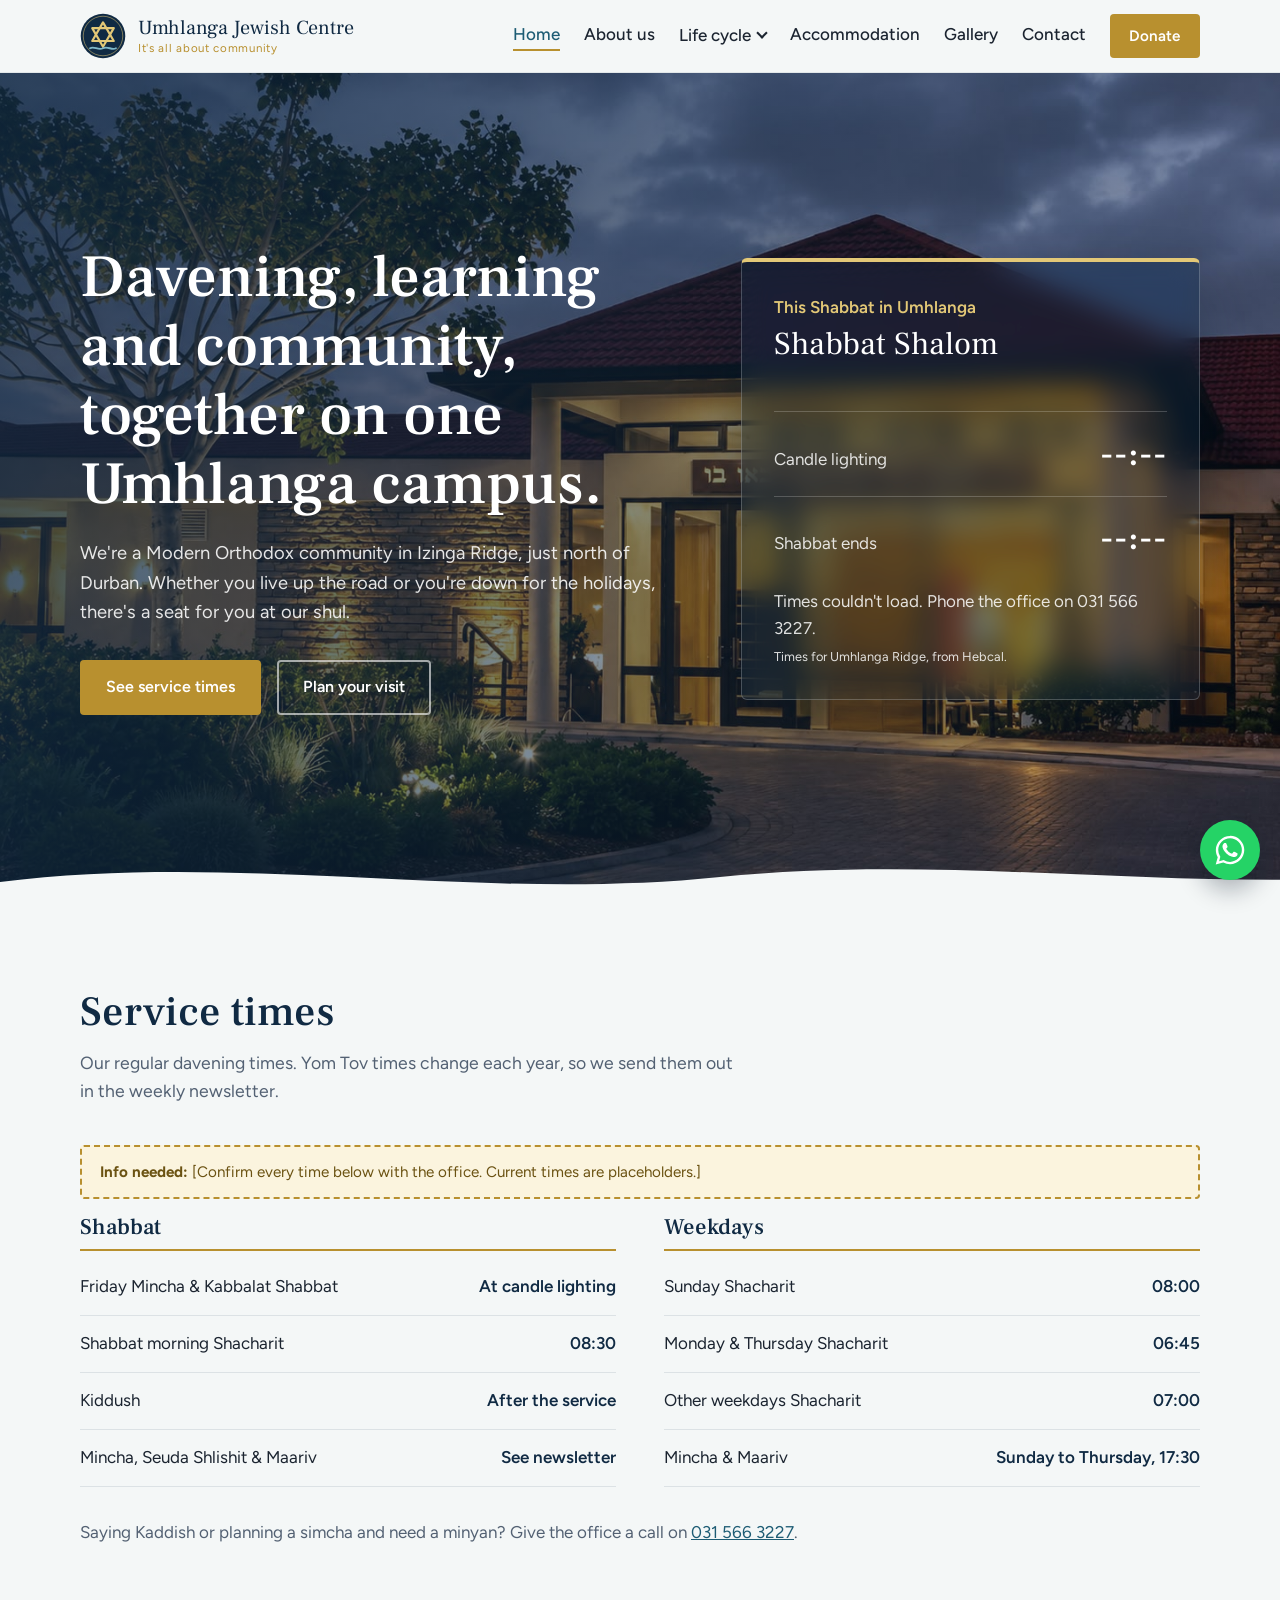
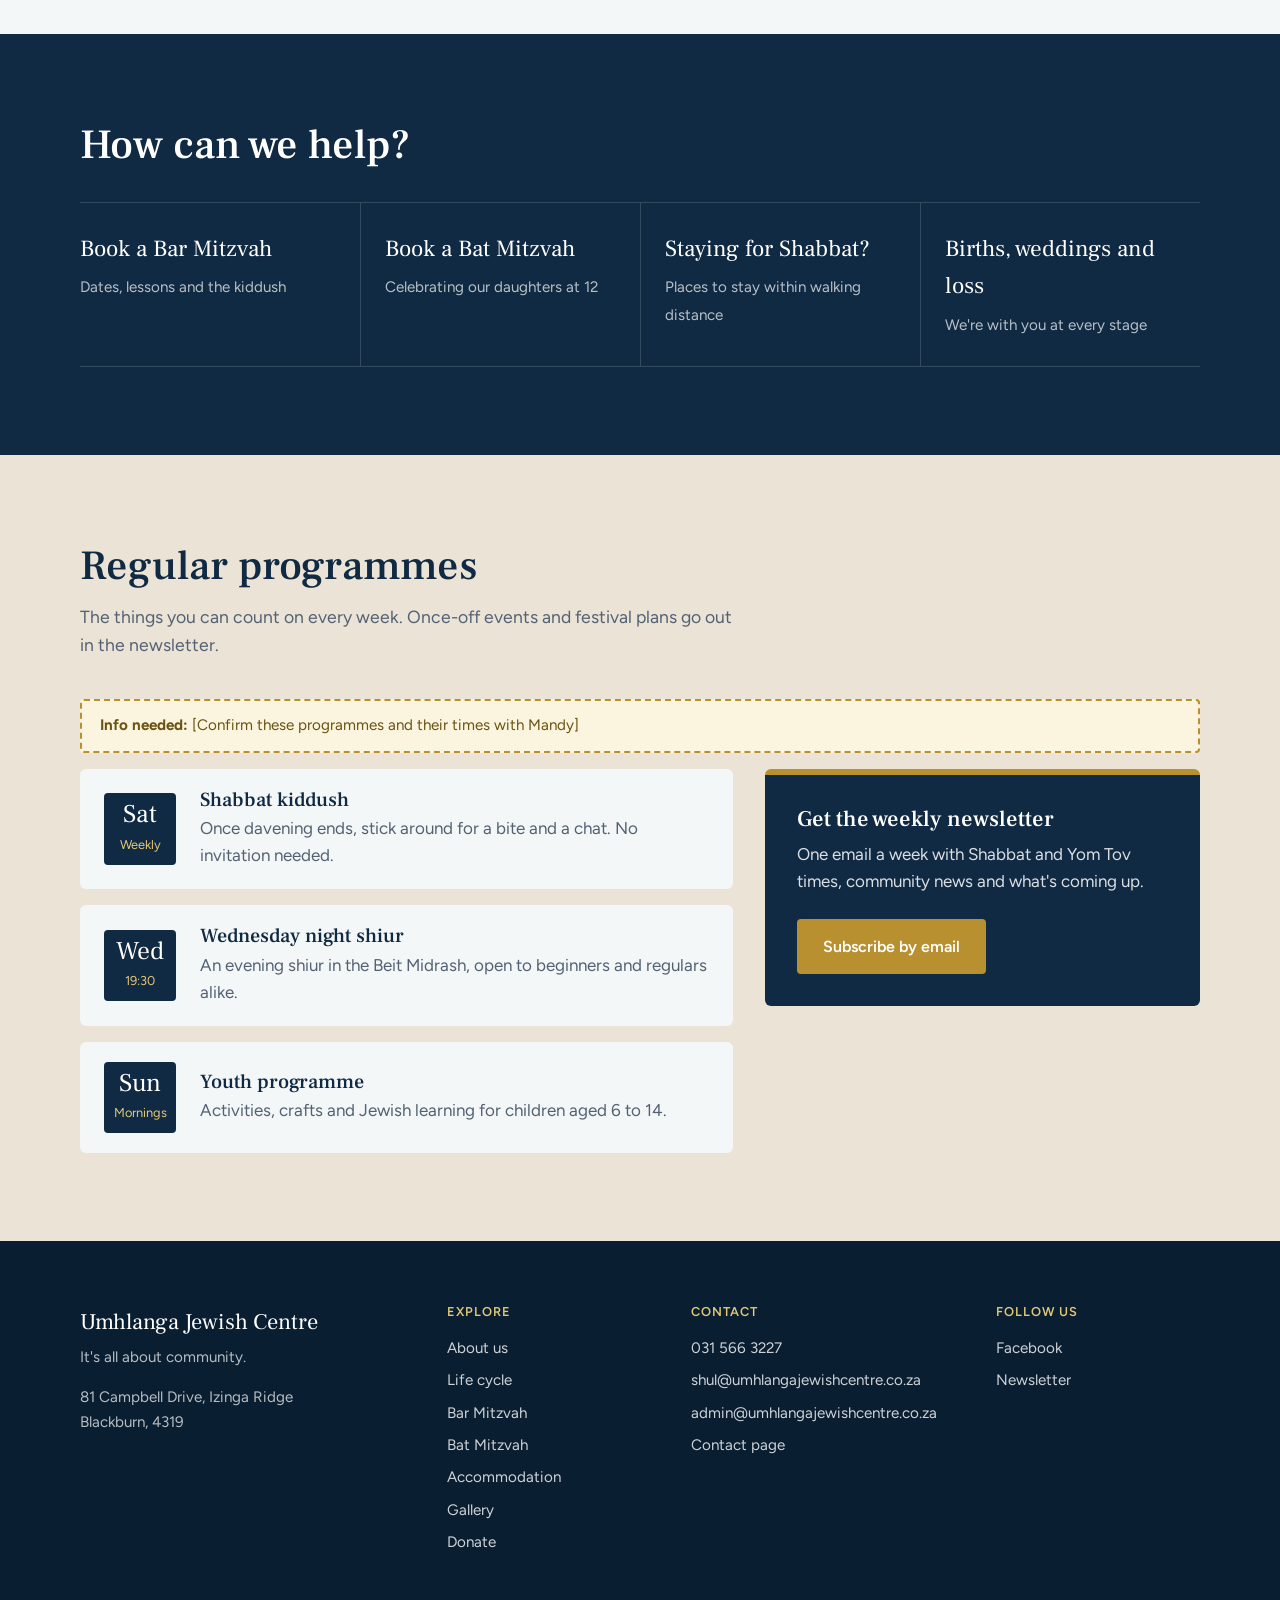
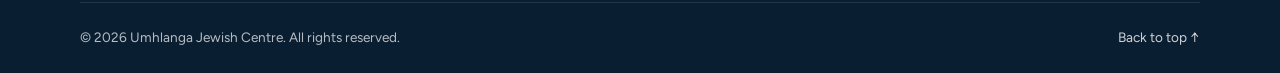
<file: index.html>
<!DOCTYPE html>
<html lang="en-ZA">
<head>
  <meta charset="UTF-8">
  <meta name="viewport" content="width=device-width, initial-scale=1, viewport-fit=cover">
  <title>Umhlanga Jewish Centre | It's all about community</title>
  <meta name="description" content="Modern Orthodox shul, primary school and mikveh in Izinga Ridge, Umhlanga. Find davening times, this week's Shabbat times, weekly programmes and ways to give.">
  <meta name="theme-color" content="#F4F7F7">

  <!-- Favicon -->
  <link rel="icon" href="images/favicon.svg" type="image/svg+xml">
  <link rel="apple-touch-icon" href="images/apple-touch-icon.png">

  <!-- Link previews (WhatsApp, Facebook, etc.) -->
  <!-- TODO: change the URLs below if the live domain is different -->
  <meta property="og:type" content="website">
  <meta property="og:site_name" content="Umhlanga Jewish Centre">
  <meta property="og:title" content="Umhlanga Jewish Centre | It's all about community">
  <meta property="og:description" content="Modern Orthodox shul, primary school and mikveh in Izinga Ridge, Umhlanga. Find davening times, this week's Shabbat times, weekly programmes and ways to give.">
  <meta property="og:url" content="https://www.umhlangajewishcentre.co.za/">
  <meta property="og:image" content="https://www.umhlangajewishcentre.co.za/images/og-image.jpg">
  <meta property="og:image:width" content="1200">
  <meta property="og:image:height" content="630">
  <meta name="twitter:card" content="summary_large_image">

  <link rel="preconnect" href="https://fonts.googleapis.com">
  <link rel="preconnect" href="https://fonts.gstatic.com" crossorigin>
  <link href="https://fonts.googleapis.com/css2?family=Frank+Ruhl+Libre:wght@400;500;700&family=Figtree:wght@400;500;600&display=swap" rel="stylesheet">
  <link rel="stylesheet" href="css/style.css">
</head>
<body>

  <a class="skip-link" href="#main">Skip to content</a>

  <!-- ===== HEADER (same on every page) ===== -->
  <header class="site-header">
    <div class="container header-inner">
      <a href="index.html" class="brand">
        <img src="images/logo-mark.svg" alt="" class="brand-mark" width="46" height="46">
        <span class="brand-text">Umhlanga Jewish Centre<small>It's all about community</small></span>
      </a>

      <button class="nav-toggle" aria-expanded="false" aria-controls="site-nav" aria-label="Open menu">
        <span class="bar"></span>
        <span class="bar"></span>
        <span class="bar"></span>
      </button>

      <nav id="site-nav" class="site-nav" aria-label="Main">
        <a href="index.html" aria-current="page" class="is-active">Home</a>
        <a href="about.html">About us</a>
        <div class="nav-dropdown">
          <button class="dropdown-toggle" aria-expanded="false" aria-controls="lifecycle-menu">Life cycle <span class="caret" aria-hidden="true"></span></button>
          <ul class="dropdown-menu" id="lifecycle-menu">
            <li><a href="lifecycle.html">Overview</a></li>
            <li><a href="bar-mitzvah.html">Bar Mitzvah</a></li>
            <li><a href="bat-mitzvah.html">Bat Mitzvah</a></li>
          </ul>
        </div>
        <a href="accommodation.html">Accommodation</a>
        <a href="gallery.html">Gallery</a>
        <a href="contact.html">Contact</a>
        <a href="donate.html" class="btn btn-gold btn-small">Donate</a>
      </nav>
    </div>
  </header>

  <main id="main">

    <!-- ===== HERO ===== -->
    <section class="hero" id="top">
      <div class="container hero-inner">
        <div class="hero-copy">
          <!-- The shul photo is the faded background of this section: save it as images/shul.jpg -->
          <p class="info-needed hero-photo-note" id="hero-photo-note"><strong>Info needed:</strong> [Photo of the UJC shul in Izinga: save it as images/shul.jpg and it shows here as a faded background]</p>
          <h1>Davening, learning and community, together on one Umhlanga campus.</h1>
          <p class="hero-lead">We're a Modern Orthodox community in Izinga Ridge, just north of Durban. Whether you live up the road or you're down for the holidays, there's a seat for you at our shul.</p>
          <div class="hero-actions">
            <a href="#times" class="btn btn-gold">See service times</a>
            <a href="contact.html" class="btn btn-ghost">Plan your visit</a>
          </div>
        </div>

        <!-- Live Shabbat card: filled in by js/main.js from Hebcal -->
        <aside class="shabbat-card is-loading" id="shabbat-card" aria-live="polite">
          <p class="shabbat-label">This Shabbat in Umhlanga</p>
          <p class="shabbat-parsha" id="parsha"><span class="skeleton skeleton-title"></span></p>
          <p class="shabbat-hebdate" id="hebdate" lang="he" dir="rtl"></p>

          <div class="shabbat-row">
            <span>Candle lighting</span>
            <strong id="candles"><span class="skeleton skeleton-time"></span></strong>
          </div>
          <div class="shabbat-row">
            <span>Shabbat ends</span>
            <strong id="havdalah"><span class="skeleton skeleton-time"></span></strong>
          </div>
          <p class="shabbat-date" id="shabbat-date"></p>
          <p class="shabbat-note">Times for Umhlanga Ridge, from Hebcal.</p>
        </aside>
      </div>
    </section>

    <!-- ===== SERVICE TIMES ===== -->
    <section class="section" id="times">
      <div class="container">
        <h2>Service times</h2>
        <p class="section-lead">Our regular davening times. Yom Tov times change each year, so we send them out in the weekly newsletter.</p>
        <div class="info-needed"><strong>Info needed:</strong> [Confirm every time below with the office. Current times are placeholders.]</div>

        <div class="times-grid">
          <div class="times-block">
            <h3 id="shabbat-times">Shabbat</h3>
            <table class="times-table" aria-labelledby="shabbat-times">
              <thead>
                <tr><th scope="col">Service</th><th scope="col">Time</th></tr>
              </thead>
              <tbody>
                <tr><td>Friday Mincha &amp; Kabbalat Shabbat</td><td>At candle lighting</td></tr>
                <tr><td>Shabbat morning Shacharit</td><td>08:30</td></tr>
                <tr><td>Kiddush</td><td>After the service</td></tr>
                <tr><td>Mincha, Seuda Shlishit &amp; Maariv</td><td>See newsletter</td></tr>
              </tbody>
            </table>
          </div>

          <div class="times-block">
            <h3 id="weekday-times">Weekdays</h3>
            <table class="times-table" aria-labelledby="weekday-times">
              <thead>
                <tr><th scope="col">Service</th><th scope="col">Time</th></tr>
              </thead>
              <tbody>
                <tr><td>Sunday Shacharit</td><td>08:00</td></tr>
                <tr><td>Monday &amp; Thursday Shacharit</td><td>06:45</td></tr>
                <tr><td>Other weekdays Shacharit</td><td>07:00</td></tr>
                <tr><td>Mincha &amp; Maariv</td><td>Sunday to Thursday, 17:30</td></tr>
              </tbody>
            </table>
          </div>
        </div>

        <p class="times-help">Saying Kaddish or planning a simcha and need a minyan? Give the office a call on <a href="tel:+27315663227">031 566 3227</a>.</p>
      </div>
    </section>

    <!-- ===== FIND YOUR WAY ===== -->
    <section class="section section-ocean">
      <div class="container">
        <h2>How can we help?</h2>
        <ul class="quick-links">
          <li><a href="bar-mitzvah.html"><span class="ql-title">Book a Bar Mitzvah</span><span class="ql-text">Dates, lessons and the kiddush</span></a></li>
          <li><a href="bat-mitzvah.html"><span class="ql-title">Book a Bat Mitzvah</span><span class="ql-text">Celebrating our daughters at 12</span></a></li>
          <li><a href="accommodation.html"><span class="ql-title">Staying for Shabbat?</span><span class="ql-text">Places to stay within walking distance</span></a></li>
          <li><a href="lifecycle.html"><span class="ql-title">Births, weddings and loss</span><span class="ql-text">We're with you at every stage</span></a></li>
        </ul>
      </div>
    </section>

    <!-- ===== PROGRAMMES ===== -->
    <section class="section section-sand" id="events">
      <div class="container">
        <h2>Regular programmes</h2>
        <p class="section-lead">The things you can count on every week. Once-off events and festival plans go out in the newsletter.</p>
        <div class="info-needed"><strong>Info needed:</strong> [Confirm these programmes and their times with Mandy]</div>

        <div class="events-layout">
          <div class="events-list">
            <article class="event">
              <div class="event-date"><span class="event-day">Sat</span><span class="event-month">Weekly</span></div>
              <div>
                <h3>Shabbat kiddush</h3>
                <p>Once davening ends, stick around for a bite and a chat. No invitation needed.</p>
              </div>
            </article>
            <article class="event">
              <div class="event-date"><span class="event-day">Wed</span><span class="event-month">19:30</span></div>
              <div>
                <h3>Wednesday night shiur</h3>
                <p>An evening shiur in the Beit Midrash, open to beginners and regulars alike.</p>
              </div>
            </article>
            <article class="event">
              <div class="event-date"><span class="event-day">Sun</span><span class="event-month">Mornings</span></div>
              <div>
                <h3>Youth programme</h3>
                <p>Activities, crafts and Jewish learning for children aged 6 to 14.</p>
              </div>
            </article>
          </div>

          <aside class="newsletter-card">
            <h3>Get the weekly newsletter</h3>
            <p>One email a week with Shabbat and Yom Tov times, community news and what's coming up.</p>
            <a href="mailto:shul@umhlangajewishcentre.co.za?subject=Please%20add%20me%20to%20the%20UJC%20newsletter" class="btn btn-ocean">Subscribe by email</a>
          </aside>
        </div>
      </div>
    </section>

  </main>

  <!-- ===== FOOTER (same on every page) ===== -->
  <footer class="site-footer">
    <div class="container footer-grid">
      <div class="footer-brand">
        <p class="footer-name">Umhlanga Jewish Centre</p>
        <p>It's all about community.</p>
        <address>
          81 Campbell Drive, Izinga Ridge<br>
          Blackburn, 4319
        </address>
      </div>

      <div>
        <h3 class="footer-heading">Explore</h3>
        <ul class="footer-links">
          <li><a href="about.html">About us</a></li>
          <li><a href="lifecycle.html">Life cycle</a></li>
          <li><a href="bar-mitzvah.html">Bar Mitzvah</a></li>
          <li><a href="bat-mitzvah.html">Bat Mitzvah</a></li>
          <li><a href="accommodation.html">Accommodation</a></li>
          <li><a href="gallery.html">Gallery</a></li>
          <li><a href="donate.html">Donate</a></li>
        </ul>
      </div>

      <div>
        <h3 class="footer-heading">Contact</h3>
        <ul class="footer-links">
          <li><a href="tel:+27315663227">031 566 3227</a></li>
          <li><a href="mailto:shul@umhlangajewishcentre.co.za">shul@umhlangajewishcentre.co.za</a></li>
          <li><a href="mailto:admin@umhlangajewishcentre.co.za">admin@umhlangajewishcentre.co.za</a></li>
          <li><a href="contact.html">Contact page</a></li>
        </ul>
      </div>

      <div>
        <h3 class="footer-heading">Follow us</h3>
        <ul class="footer-links">
          <li><a href="https://www.facebook.com/share/1adzsSsa6B/" target="_blank" rel="noopener">Facebook</a></li>
          <li><a href="mailto:shul@umhlangajewishcentre.co.za?subject=Please%20add%20me%20to%20the%20UJC%20newsletter">Newsletter</a></li>
        </ul>
      </div>
    </div>

    <div class="container footer-bottom">
      <!-- TODO: add the NPO / PBO number here once confirmed, e.g. "NPO 000-000" -->
      <p>&copy; <span id="year">2026</span> Umhlanga Jewish Centre. All rights reserved.</p>
      <p><a href="#main">Back to top &uarr;</a></p>
    </div>
  </footer>

  <!-- ===== WhatsApp bubble (every page) =====
       TODO: replace 27000000000 with the UJC WhatsApp number in international format,
       no + or spaces, e.g. 082 123 4567 becomes 27821234567. Must be a cellphone, not the landline. -->
  <a href="https://wa.me/27000000000?text=Hi%20UJC%2C%20I%20have%20a%20question" class="whatsapp-bubble" target="_blank" rel="noopener" aria-label="Chat to us on WhatsApp">
    <svg viewBox="0 0 24 24" width="30" height="30" aria-hidden="true" fill="currentColor"><path d="M17.47 14.38c-.3-.15-1.76-.87-2.03-.97-.27-.1-.47-.15-.67.15-.2.3-.77.97-.94 1.17-.17.2-.35.22-.65.07-.3-.15-1.26-.46-2.4-1.48-.89-.79-1.49-1.77-1.66-2.07-.17-.3-.02-.46.13-.61.13-.13.3-.35.45-.52.15-.17.2-.3.3-.5.1-.2.05-.37-.03-.52-.07-.15-.67-1.62-.92-2.22-.24-.58-.49-.5-.67-.51h-.57c-.2 0-.52.07-.79.37-.27.3-1.04 1.02-1.04 2.48 0 1.46 1.07 2.88 1.21 3.08.15.2 2.1 3.2 5.08 4.49.71.31 1.26.49 1.69.63.71.23 1.36.2 1.87.12.57-.09 1.76-.72 2.01-1.41.25-.7.25-1.29.17-1.41-.07-.13-.27-.2-.57-.35zM12.04 21.5h-.01a9.43 9.43 0 0 1-4.8-1.31l-.35-.21-3.57.94.95-3.48-.22-.36a9.4 9.4 0 0 1-1.44-5.02c0-5.2 4.24-9.44 9.45-9.44 2.52 0 4.89.99 6.67 2.77a9.37 9.37 0 0 1 2.76 6.68c0 5.21-4.24 9.44-9.44 9.44zm8.04-17.48A11.3 11.3 0 0 0 12.04.7C5.77.7.67 5.8.67 12.06c0 2 .52 3.96 1.52 5.68L.57 23.65l6.04-1.58a11.33 11.33 0 0 0 5.43 1.38h.01c6.27 0 11.37-5.1 11.37-11.37 0-3.04-1.18-5.89-3.34-8.04z"/></svg>
  </a>

  <!-- Sticky call / directions bar, phones only -->
  <nav class="action-bar" aria-label="Quick actions">
    <a href="tel:+27315663227" class="action-call">Call the office</a>
    <a href="https://www.google.com/maps/dir/?api=1&amp;destination=81+Campbell+Dr,+Izinga+Ridge,+Blackburn,+4319" class="action-directions" target="_blank" rel="noopener">Directions</a>
  </nav>

  <script src="js/main.js"></script>
</body>
</html>
</file>
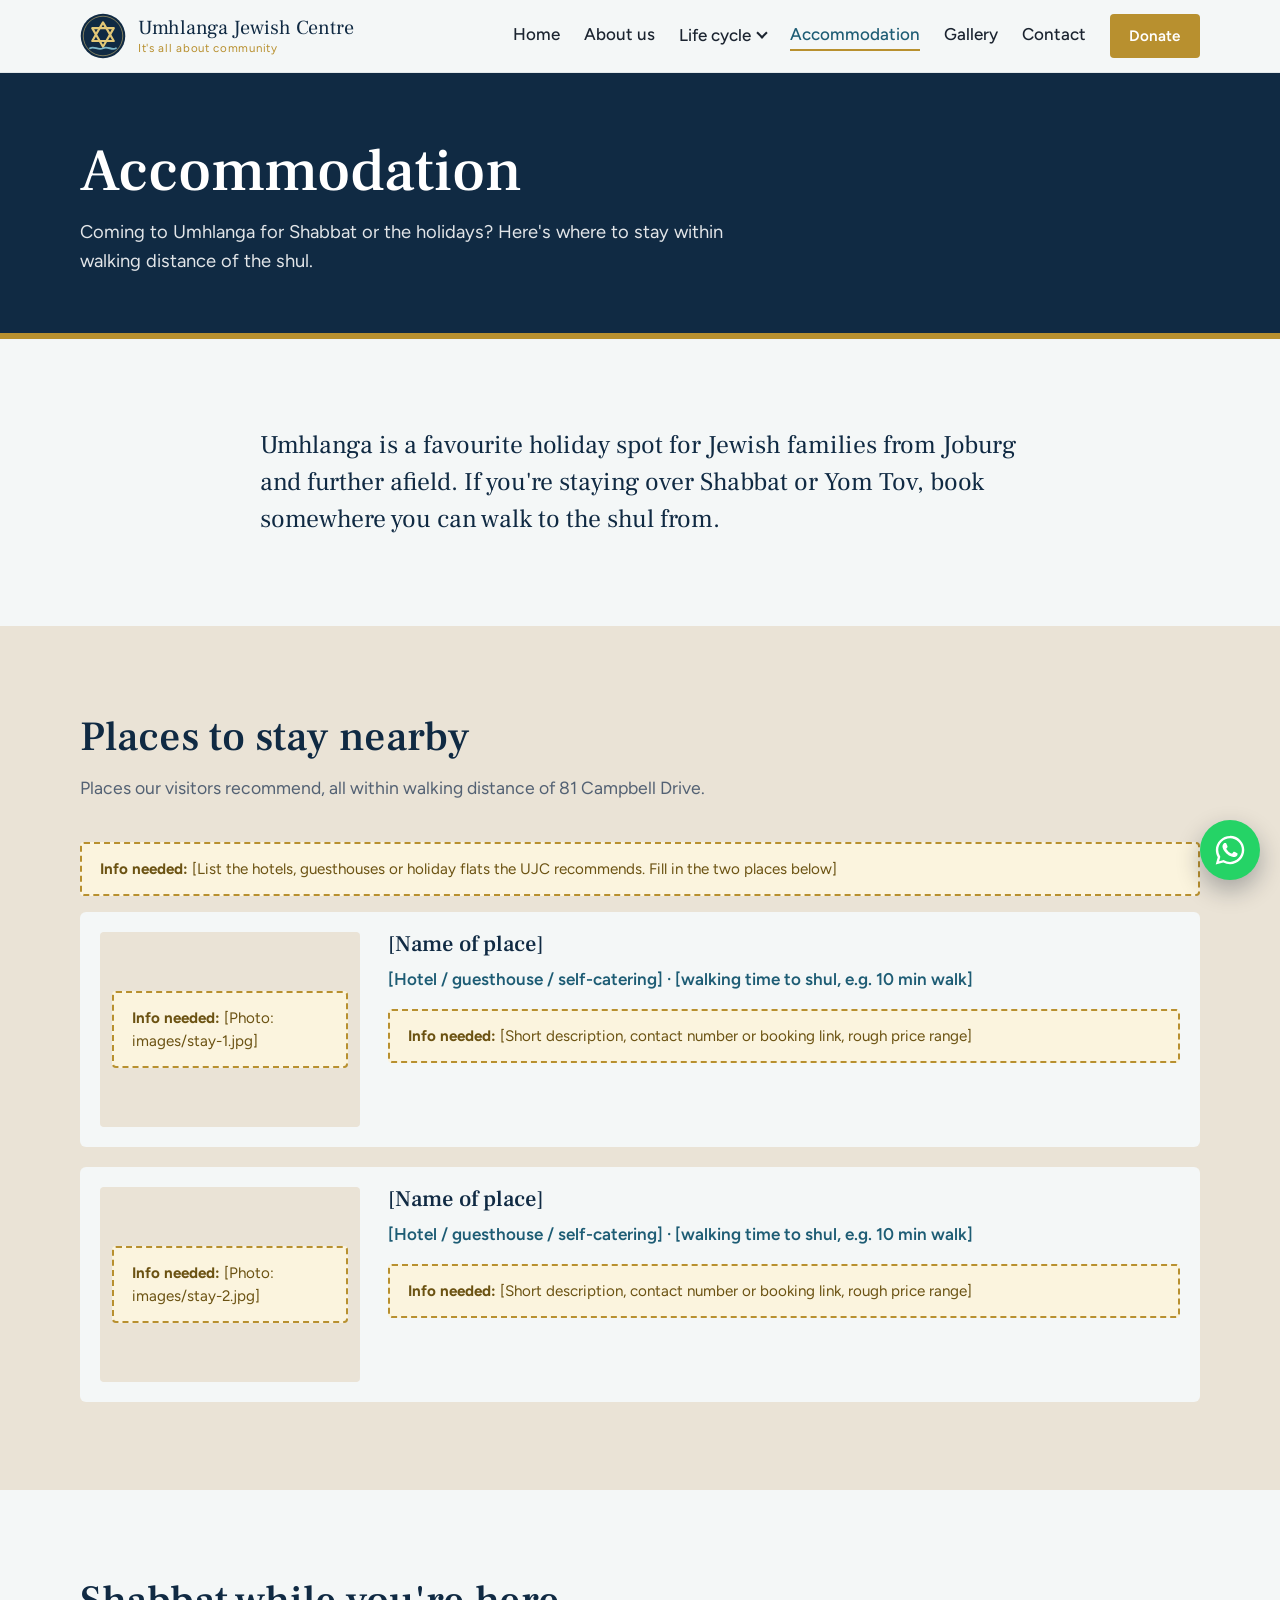
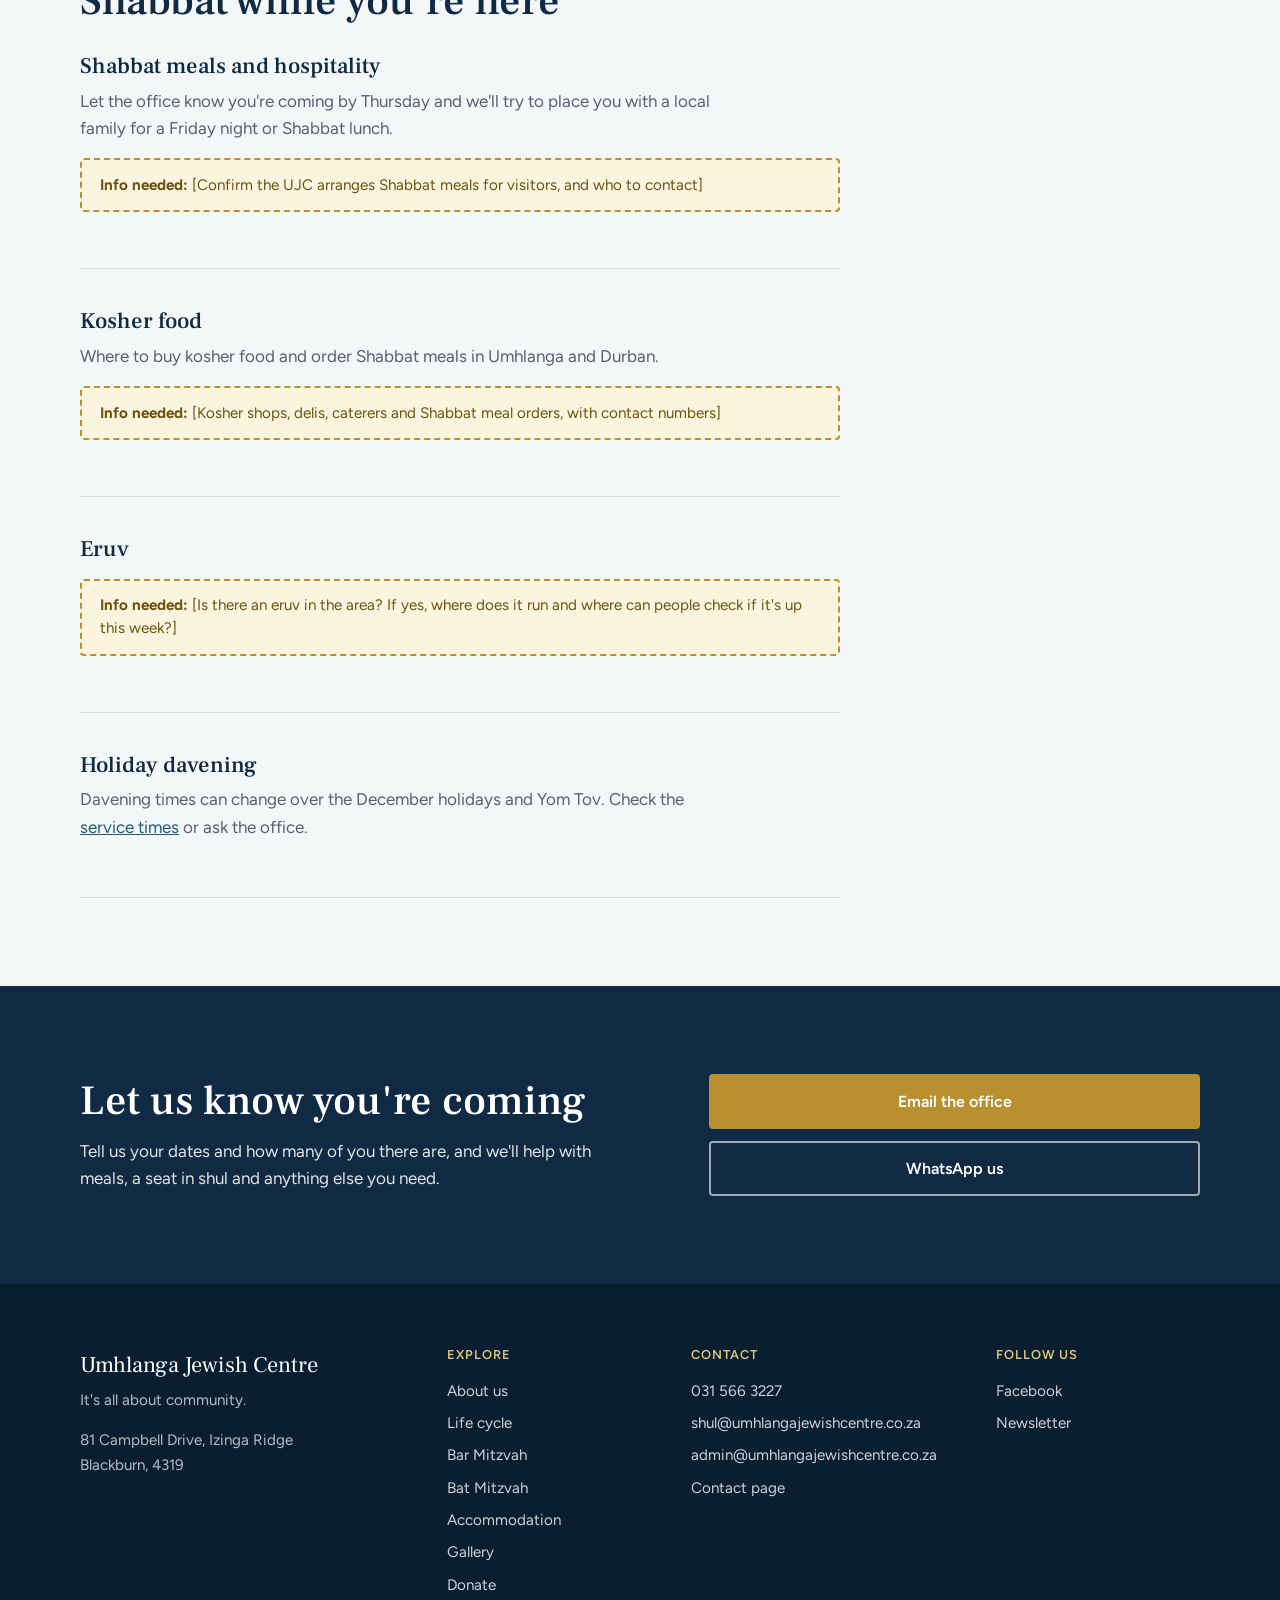
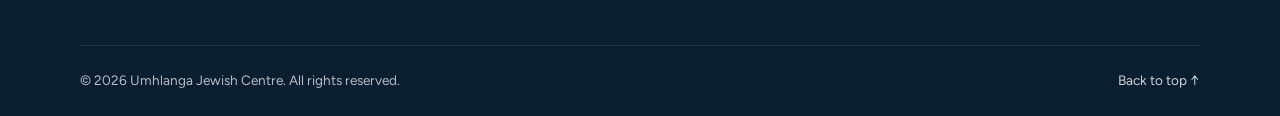
<file: accommodation.html>
<!DOCTYPE html>
<html lang="en-ZA">
<head>
  <meta charset="UTF-8">
  <meta name="viewport" content="width=device-width, initial-scale=1, viewport-fit=cover">
  <title>Accommodation | Umhlanga Jewish Centre</title>
  <meta name="description" content="Where to stay within walking distance of the Umhlanga Jewish Centre for Shabbat and the holidays, plus kosher food and Shabbat meals.">
  <meta name="theme-color" content="#F4F7F7">

  <!-- Favicon -->
  <link rel="icon" href="images/favicon.svg" type="image/svg+xml">
  <link rel="apple-touch-icon" href="images/apple-touch-icon.png">

  <!-- Link previews (WhatsApp, Facebook, etc.) -->
  <!-- TODO: change the URLs below if the live domain is different -->
  <meta property="og:type" content="website">
  <meta property="og:site_name" content="Umhlanga Jewish Centre">
  <meta property="og:title" content="Accommodation | Umhlanga Jewish Centre">
  <meta property="og:description" content="Where to stay within walking distance of the Umhlanga Jewish Centre for Shabbat and the holidays, plus kosher food and Shabbat meals.">
  <meta property="og:url" content="https://www.umhlangajewishcentre.co.za/accommodation.html">
  <meta property="og:image" content="https://www.umhlangajewishcentre.co.za/images/og-image.jpg">
  <meta property="og:image:width" content="1200">
  <meta property="og:image:height" content="630">
  <meta name="twitter:card" content="summary_large_image">

  <link rel="preconnect" href="https://fonts.googleapis.com">
  <link rel="preconnect" href="https://fonts.gstatic.com" crossorigin>
  <link href="https://fonts.googleapis.com/css2?family=Frank+Ruhl+Libre:wght@400;500;700&family=Figtree:wght@400;500;600&display=swap" rel="stylesheet">
  <link rel="stylesheet" href="css/style.css">
</head>
<body>

  <a class="skip-link" href="#main">Skip to content</a>

  <!-- ===== HEADER (same on every page) ===== -->
  <header class="site-header">
    <div class="container header-inner">
      <a href="index.html" class="brand">
        <img src="images/logo-mark.svg" alt="" class="brand-mark" width="46" height="46">
        <span class="brand-text">Umhlanga Jewish Centre<small>It's all about community</small></span>
      </a>

      <button class="nav-toggle" aria-expanded="false" aria-controls="site-nav" aria-label="Open menu">
        <span class="bar"></span>
        <span class="bar"></span>
        <span class="bar"></span>
      </button>

      <nav id="site-nav" class="site-nav" aria-label="Main">
        <a href="index.html">Home</a>
        <a href="about.html">About us</a>
        <div class="nav-dropdown">
          <button class="dropdown-toggle" aria-expanded="false" aria-controls="lifecycle-menu">Life cycle <span class="caret" aria-hidden="true"></span></button>
          <ul class="dropdown-menu" id="lifecycle-menu">
            <li><a href="lifecycle.html">Overview</a></li>
            <li><a href="bar-mitzvah.html">Bar Mitzvah</a></li>
            <li><a href="bat-mitzvah.html">Bat Mitzvah</a></li>
          </ul>
        </div>
        <a href="accommodation.html" aria-current="page" class="is-active">Accommodation</a>
        <a href="gallery.html">Gallery</a>
        <a href="contact.html">Contact</a>
        <a href="donate.html" class="btn btn-gold btn-small">Donate</a>
      </nav>
    </div>
  </header>

  <main id="main">

    <section class="page-hero">
      <div class="container">
        <h1>Accommodation</h1>
        <p class="page-hero-lead">Coming to Umhlanga for Shabbat or the holidays? Here's where to stay within walking distance of the shul.</p>
      </div>
    </section>

    <section class="section">
      <div class="container narrow">
        <p class="intro">Umhlanga is a favourite holiday spot for Jewish families from Joburg and further afield. If you're staying over Shabbat or Yom Tov, book somewhere you can walk to the shul from.</p>
      </div>
    </section>

    <section class="section section-sand">
      <div class="container">
        <h2>Places to stay nearby</h2>
        <p class="section-lead">Places our visitors recommend, all within walking distance of 81 Campbell Drive.</p>
        <div class="info-needed"><strong>Info needed:</strong> [List the hotels, guesthouses or holiday flats the UJC recommends. Fill in the two places below]</div>
        <div class="stay-list">
          <article class="stay">
            <div class="stay-photo"><span class="info-needed"><strong>Info needed:</strong> [Photo: images/stay-1.jpg]</span></div>
            <div>
              <h3>[Name of place]</h3>
              <p class="stay-meta">[Hotel / guesthouse / self-catering] &middot; [walking time to shul, e.g. 10 min walk]</p>
              <div class="info-needed"><strong>Info needed:</strong> [Short description, contact number or booking link, rough price range]</div>
            </div>
          </article>
          <article class="stay">
            <div class="stay-photo"><span class="info-needed"><strong>Info needed:</strong> [Photo: images/stay-2.jpg]</span></div>
            <div>
              <h3>[Name of place]</h3>
              <p class="stay-meta">[Hotel / guesthouse / self-catering] &middot; [walking time to shul, e.g. 10 min walk]</p>
              <div class="info-needed"><strong>Info needed:</strong> [Short description, contact number or booking link, rough price range]</div>
            </div>
          </article>
        </div>
      </div>
    </section>

    <section class="section">
      <div class="container">
        <h2>Shabbat while you're here</h2>
        <div class="life-list">
          <article class="life-item">
            <h3>Shabbat meals and hospitality</h3>
            <p>Let the office know you're coming by Thursday and we'll try to place you with a local family for a Friday night or Shabbat lunch.</p>
            <div class="info-needed"><strong>Info needed:</strong> [Confirm the UJC arranges Shabbat meals for visitors, and who to contact]</div>
          </article>
          <article class="life-item">
            <h3>Kosher food</h3>
            <p>Where to buy kosher food and order Shabbat meals in Umhlanga and Durban.</p>
            <div class="info-needed"><strong>Info needed:</strong> [Kosher shops, delis, caterers and Shabbat meal orders, with contact numbers]</div>
          </article>
          <article class="life-item">
            <h3>Eruv</h3>
            <div class="info-needed"><strong>Info needed:</strong> [Is there an eruv in the area? If yes, where does it run and where can people check if it's up this week?]</div>
          </article>
          <article class="life-item">
            <h3>Holiday davening</h3>
            <p>Davening times can change over the December holidays and Yom Tov. Check the <a href="index.html#times">service times</a> or ask the office.</p>
          </article>
        </div>
      </div>
    </section>

    <section class="section section-ocean">
      <div class="container enquire">
        <div>
          <h2>Let us know you're coming</h2>
          <p>Tell us your dates and how many of you there are, and we'll help with meals, a seat in shul and anything else you need.</p>
        </div>
        <div class="enquire-actions">
          <a href="mailto:shul@umhlangajewishcentre.co.za?subject=Visiting%20for%20Shabbat" class="btn btn-gold">Email the office</a>
          <a href="https://wa.me/27000000000?text=Hi%20UJC%2C%20I'm%20visiting%20Umhlanga%20for%20Shabbat" class="btn btn-ghost" target="_blank" rel="noopener">WhatsApp us</a>
        </div>
      </div>
    </section>

  </main>

  <!-- ===== FOOTER (same on every page) ===== -->
  <footer class="site-footer">
    <div class="container footer-grid">
      <div class="footer-brand">
        <p class="footer-name">Umhlanga Jewish Centre</p>
        <p>It's all about community.</p>
        <address>
          81 Campbell Drive, Izinga Ridge<br>
          Blackburn, 4319
        </address>
      </div>

      <div>
        <h3 class="footer-heading">Explore</h3>
        <ul class="footer-links">
          <li><a href="about.html">About us</a></li>
          <li><a href="lifecycle.html">Life cycle</a></li>
          <li><a href="bar-mitzvah.html">Bar Mitzvah</a></li>
          <li><a href="bat-mitzvah.html">Bat Mitzvah</a></li>
          <li><a href="accommodation.html">Accommodation</a></li>
          <li><a href="gallery.html">Gallery</a></li>
          <li><a href="donate.html">Donate</a></li>
        </ul>
      </div>

      <div>
        <h3 class="footer-heading">Contact</h3>
        <ul class="footer-links">
          <li><a href="tel:+27315663227">031 566 3227</a></li>
          <li><a href="mailto:shul@umhlangajewishcentre.co.za">shul@umhlangajewishcentre.co.za</a></li>
          <li><a href="mailto:admin@umhlangajewishcentre.co.za">admin@umhlangajewishcentre.co.za</a></li>
          <li><a href="contact.html">Contact page</a></li>
        </ul>
      </div>

      <div>
        <h3 class="footer-heading">Follow us</h3>
        <ul class="footer-links">
          <li><a href="https://www.facebook.com/share/1adzsSsa6B/" target="_blank" rel="noopener">Facebook</a></li>
          <li><a href="mailto:shul@umhlangajewishcentre.co.za?subject=Please%20add%20me%20to%20the%20UJC%20newsletter">Newsletter</a></li>
        </ul>
      </div>
    </div>

    <div class="container footer-bottom">
      <!-- TODO: add the NPO / PBO number here once confirmed, e.g. "NPO 000-000" -->
      <p>&copy; <span id="year">2026</span> Umhlanga Jewish Centre. All rights reserved.</p>
      <p><a href="#main">Back to top &uarr;</a></p>
    </div>
  </footer>

  <!-- ===== WhatsApp bubble (every page) =====
       TODO: replace 27000000000 with the UJC WhatsApp number in international format,
       no + or spaces, e.g. 082 123 4567 becomes 27821234567. Must be a cellphone, not the landline. -->
  <a href="https://wa.me/27000000000?text=Hi%20UJC%2C%20I%20have%20a%20question" class="whatsapp-bubble" target="_blank" rel="noopener" aria-label="Chat to us on WhatsApp">
    <svg viewBox="0 0 24 24" width="30" height="30" aria-hidden="true" fill="currentColor"><path d="M17.47 14.38c-.3-.15-1.76-.87-2.03-.97-.27-.1-.47-.15-.67.15-.2.3-.77.97-.94 1.17-.17.2-.35.22-.65.07-.3-.15-1.26-.46-2.4-1.48-.89-.79-1.49-1.77-1.66-2.07-.17-.3-.02-.46.13-.61.13-.13.3-.35.45-.52.15-.17.2-.3.3-.5.1-.2.05-.37-.03-.52-.07-.15-.67-1.62-.92-2.22-.24-.58-.49-.5-.67-.51h-.57c-.2 0-.52.07-.79.37-.27.3-1.04 1.02-1.04 2.48 0 1.46 1.07 2.88 1.21 3.08.15.2 2.1 3.2 5.08 4.49.71.31 1.26.49 1.69.63.71.23 1.36.2 1.87.12.57-.09 1.76-.72 2.01-1.41.25-.7.25-1.29.17-1.41-.07-.13-.27-.2-.57-.35zM12.04 21.5h-.01a9.43 9.43 0 0 1-4.8-1.31l-.35-.21-3.57.94.95-3.48-.22-.36a9.4 9.4 0 0 1-1.44-5.02c0-5.2 4.24-9.44 9.45-9.44 2.52 0 4.89.99 6.67 2.77a9.37 9.37 0 0 1 2.76 6.68c0 5.21-4.24 9.44-9.44 9.44zm8.04-17.48A11.3 11.3 0 0 0 12.04.7C5.77.7.67 5.8.67 12.06c0 2 .52 3.96 1.52 5.68L.57 23.65l6.04-1.58a11.33 11.33 0 0 0 5.43 1.38h.01c6.27 0 11.37-5.1 11.37-11.37 0-3.04-1.18-5.89-3.34-8.04z"/></svg>
  </a>

  <!-- Sticky call / directions bar, phones only -->
  <nav class="action-bar" aria-label="Quick actions">
    <a href="tel:+27315663227" class="action-call">Call the office</a>
    <a href="https://www.google.com/maps/dir/?api=1&amp;destination=81+Campbell+Dr,+Izinga+Ridge,+Blackburn,+4319" class="action-directions" target="_blank" rel="noopener">Directions</a>
  </nav>

  <script src="js/main.js"></script>
</body>
</html>
</file>
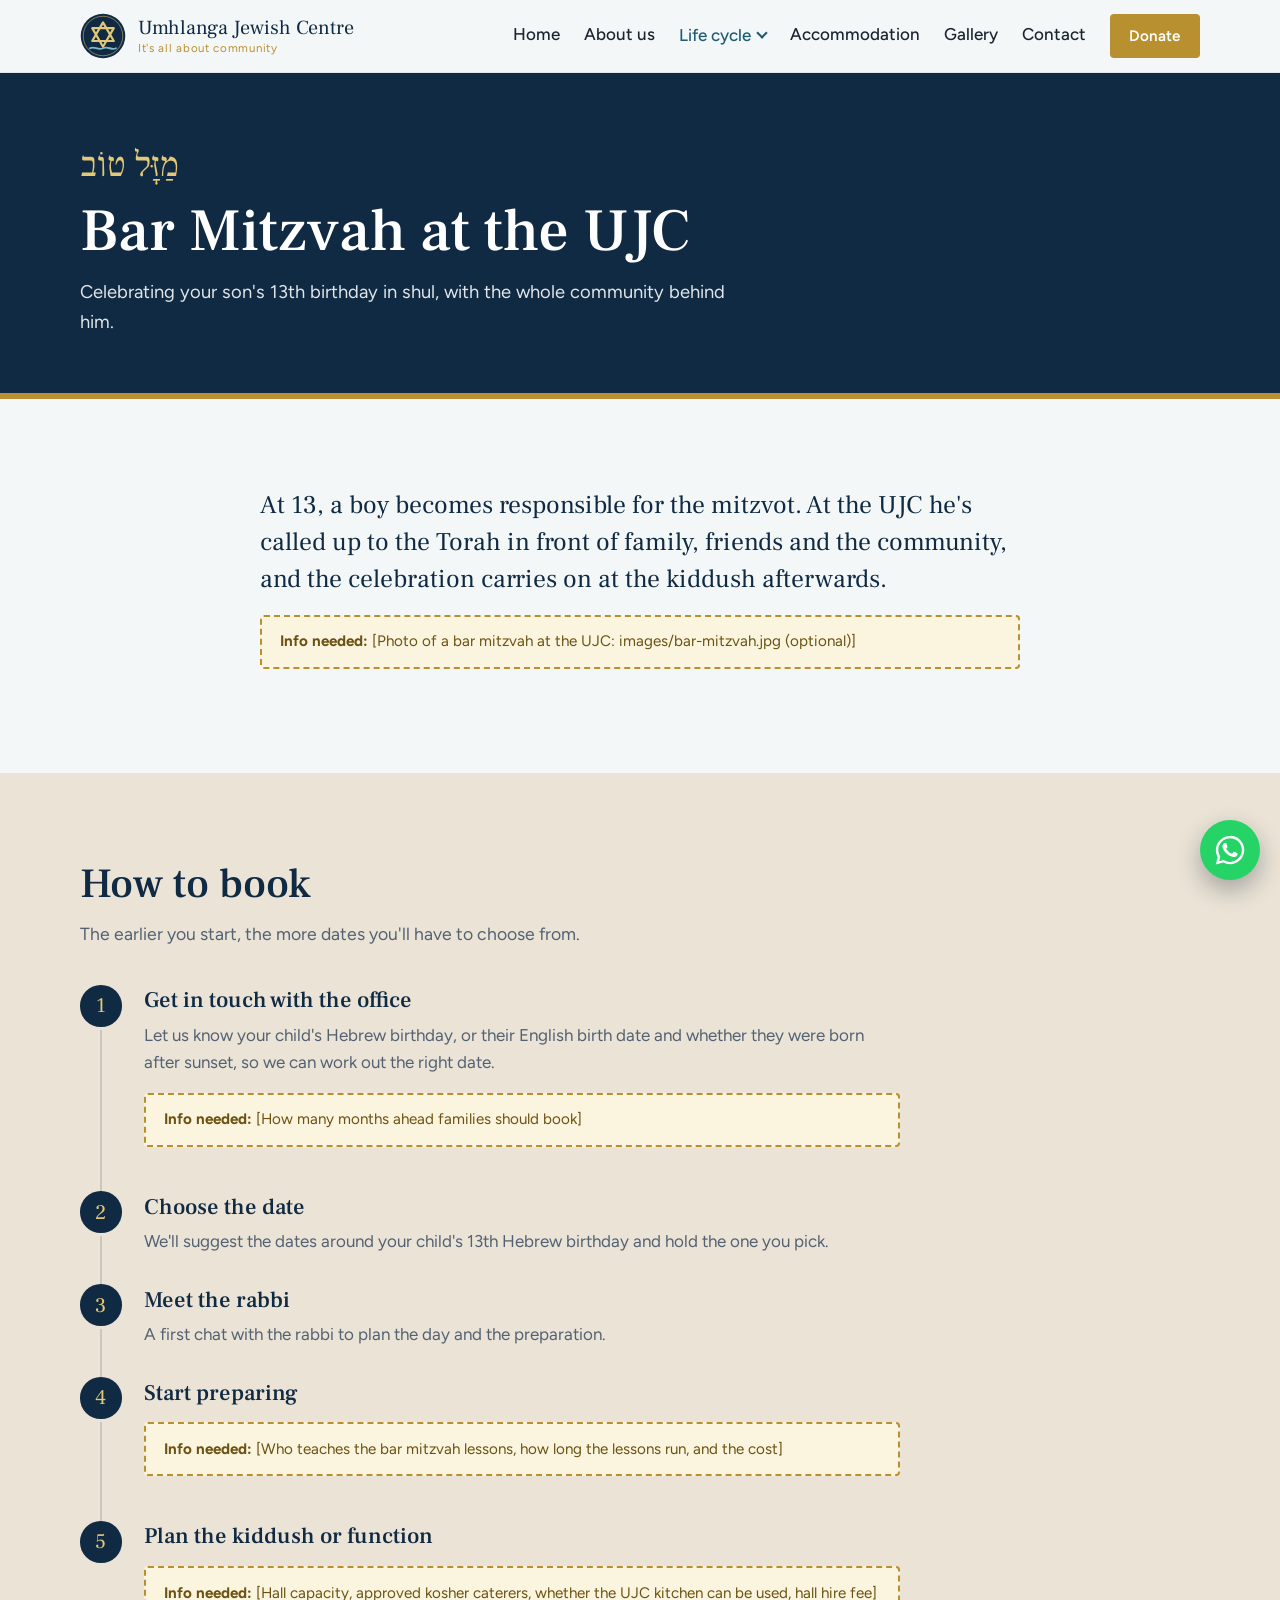
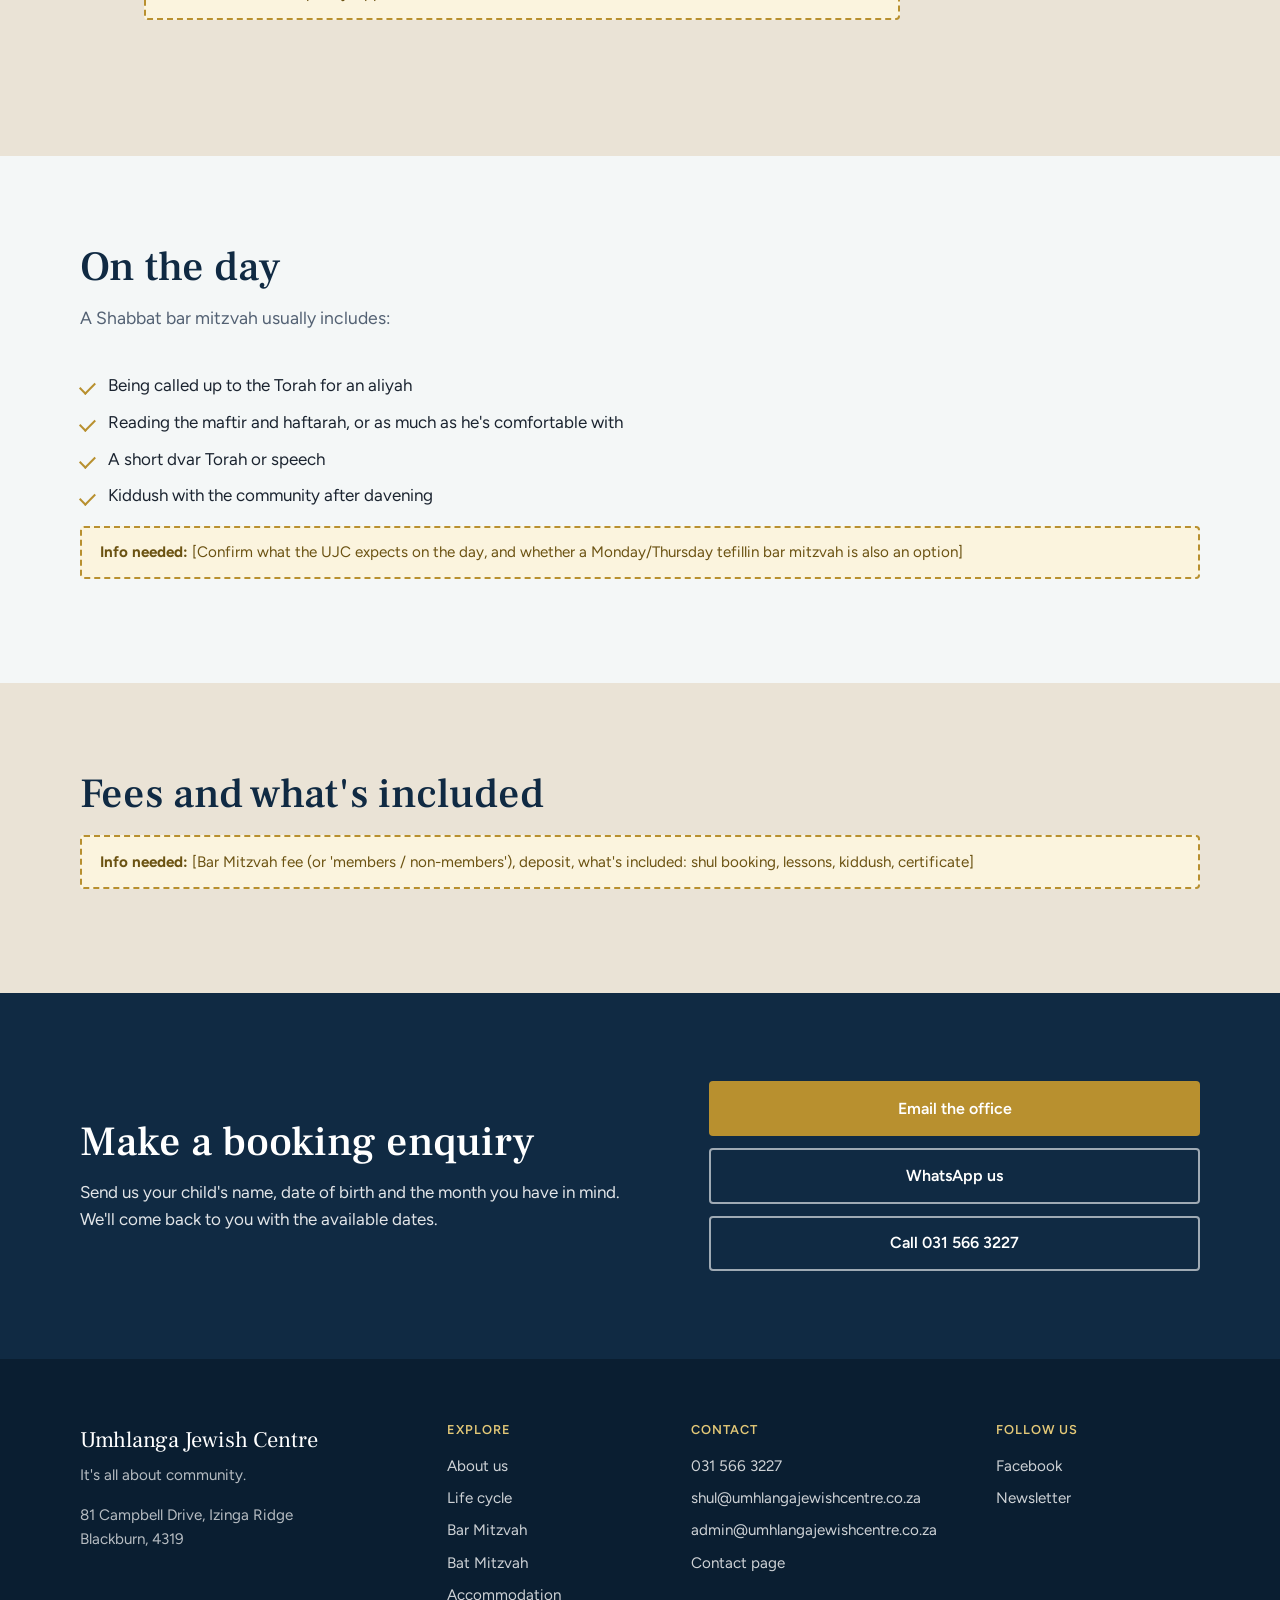
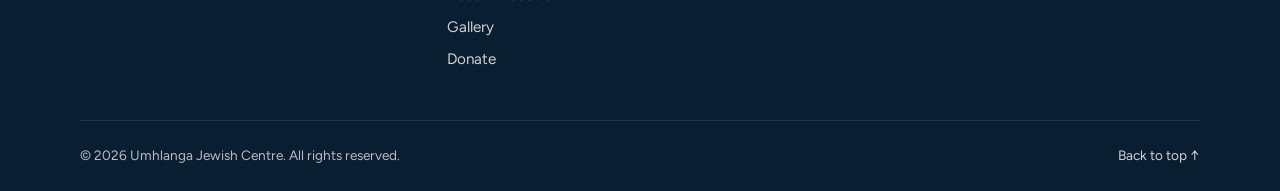
<file: bar-mitzvah.html>
<!DOCTYPE html>
<html lang="en-ZA">
<head>
  <meta charset="UTF-8">
  <meta name="viewport" content="width=device-width, initial-scale=1, viewport-fit=cover">
  <title>Bar Mitzvah | Umhlanga Jewish Centre</title>
  <meta name="description" content="How to book a bar mitzvah at the Umhlanga Jewish Centre: dates, preparation, the kiddush and fees.">
  <meta name="theme-color" content="#F4F7F7">

  <!-- Favicon -->
  <link rel="icon" href="images/favicon.svg" type="image/svg+xml">
  <link rel="apple-touch-icon" href="images/apple-touch-icon.png">

  <!-- Link previews (WhatsApp, Facebook, etc.) -->
  <!-- TODO: change the URLs below if the live domain is different -->
  <meta property="og:type" content="website">
  <meta property="og:site_name" content="Umhlanga Jewish Centre">
  <meta property="og:title" content="Bar Mitzvah | Umhlanga Jewish Centre">
  <meta property="og:description" content="How to book a bar mitzvah at the Umhlanga Jewish Centre: dates, preparation, the kiddush and fees.">
  <meta property="og:url" content="https://www.umhlangajewishcentre.co.za/bar-mitzvah.html">
  <meta property="og:image" content="https://www.umhlangajewishcentre.co.za/images/og-image.jpg">
  <meta property="og:image:width" content="1200">
  <meta property="og:image:height" content="630">
  <meta name="twitter:card" content="summary_large_image">

  <link rel="preconnect" href="https://fonts.googleapis.com">
  <link rel="preconnect" href="https://fonts.gstatic.com" crossorigin>
  <link href="https://fonts.googleapis.com/css2?family=Frank+Ruhl+Libre:wght@400;500;700&family=Figtree:wght@400;500;600&display=swap" rel="stylesheet">
  <link rel="stylesheet" href="css/style.css">
</head>
<body>

  <a class="skip-link" href="#main">Skip to content</a>

  <!-- ===== HEADER (same on every page) ===== -->
  <header class="site-header">
    <div class="container header-inner">
      <a href="index.html" class="brand">
        <img src="images/logo-mark.svg" alt="" class="brand-mark" width="46" height="46">
        <span class="brand-text">Umhlanga Jewish Centre<small>It's all about community</small></span>
      </a>

      <button class="nav-toggle" aria-expanded="false" aria-controls="site-nav" aria-label="Open menu">
        <span class="bar"></span>
        <span class="bar"></span>
        <span class="bar"></span>
      </button>

      <nav id="site-nav" class="site-nav" aria-label="Main">
        <a href="index.html">Home</a>
        <a href="about.html">About us</a>
        <div class="nav-dropdown">
          <button class="dropdown-toggle is-active" aria-expanded="false" aria-controls="lifecycle-menu">Life cycle <span class="caret" aria-hidden="true"></span></button>
          <ul class="dropdown-menu" id="lifecycle-menu">
            <li><a href="lifecycle.html">Overview</a></li>
            <li><a href="bar-mitzvah.html" aria-current="page" class="is-active">Bar Mitzvah</a></li>
            <li><a href="bat-mitzvah.html">Bat Mitzvah</a></li>
          </ul>
        </div>
        <a href="accommodation.html">Accommodation</a>
        <a href="gallery.html">Gallery</a>
        <a href="contact.html">Contact</a>
        <a href="donate.html" class="btn btn-gold btn-small">Donate</a>
      </nav>
    </div>
  </header>

  <main id="main">

    <section class="page-hero">
      <div class="container">
          <p class="page-hero-hebrew" lang="he" dir="rtl">מַזָּל טוֹב</p>
        <h1>Bar Mitzvah at the UJC</h1>
        <p class="page-hero-lead">Celebrating your son's 13th birthday in shul, with the whole community behind him.</p>
      </div>
    </section>

    <section class="section">
      <div class="container narrow">
        <p class="intro">At 13, a boy becomes responsible for the mitzvot. At the UJC he's called up to the Torah in front of family, friends and the community, and the celebration carries on at the kiddush afterwards.</p>
        <div class="info-needed"><strong>Info needed:</strong> [Photo of a bar mitzvah at the UJC: images/bar-mitzvah.jpg (optional)]</div>
      </div>
    </section>

    <section class="section section-sand">
      <div class="container">
        <h2>How to book</h2>
        <p class="section-lead">The earlier you start, the more dates you'll have to choose from.</p>
        <ol class="steps">
          <li>
            <h3>Get in touch with the office</h3>
            <p>Let us know your child's Hebrew birthday, or their English birth date and whether they were born after sunset, so we can work out the right date.</p>
            <div class="info-needed"><strong>Info needed:</strong> [How many months ahead families should book]</div>
          </li>
          <li>
            <h3>Choose the date</h3>
            <p>We'll suggest the dates around your child's 13th Hebrew birthday and hold the one you pick.</p>
          </li>
          <li>
            <h3>Meet the rabbi</h3>
            <p>A first chat with the rabbi to plan the day and the preparation.</p>
          </li>
          <li>
            <h3>Start preparing</h3>
            <div class="info-needed"><strong>Info needed:</strong> [Who teaches the bar mitzvah lessons, how long the lessons run, and the cost]</div>
          </li>
          <li>
            <h3>Plan the kiddush or function</h3>
            <div class="info-needed"><strong>Info needed:</strong> [Hall capacity, approved kosher caterers, whether the UJC kitchen can be used, hall hire fee]</div>
          </li>
        </ol>
      </div>
    </section>

    <section class="section">
      <div class="container">
        <h2>On the day</h2>
        <p class="section-lead">A Shabbat bar mitzvah usually includes:</p>
        <ul class="ticks">
          <li>Being called up to the Torah for an aliyah</li>
          <li>Reading the maftir and haftarah, or as much as he's comfortable with</li>
          <li>A short dvar Torah or speech</li>
          <li>Kiddush with the community after davening</li>
        </ul>
        <div class="info-needed"><strong>Info needed:</strong> [Confirm what the UJC expects on the day, and whether a Monday/Thursday tefillin bar mitzvah is also an option]</div>
      </div>
    </section>

    <section class="section section-sand">
      <div class="container">
        <h2>Fees and what's included</h2>
        <div class="info-needed"><strong>Info needed:</strong> [Bar Mitzvah fee (or 'members / non-members'), deposit, what's included: shul booking, lessons, kiddush, certificate]</div>
      </div>
    </section>

    <section class="section section-ocean">
      <div class="container enquire">
        <div>
          <h2>Make a booking enquiry</h2>
          <p>Send us your child's name, date of birth and the month you have in mind. We'll come back to you with the available dates.</p>
        </div>
        <div class="enquire-actions">
          <a href="mailto:shul@umhlangajewishcentre.co.za?subject=Bar Mitzvah%20booking%20enquiry" class="btn btn-gold">Email the office</a>
          <a href="https://wa.me/27000000000?text=Hi%20UJC%2C%20I'd%20like%20to%20ask%20about%20booking%20a%20Bar%20Mitzvah" class="btn btn-ghost" target="_blank" rel="noopener">WhatsApp us</a>
          <a href="tel:+27315663227" class="btn btn-ghost">Call 031 566 3227</a>
        </div>
      </div>
    </section>

  </main>

  <!-- ===== FOOTER (same on every page) ===== -->
  <footer class="site-footer">
    <div class="container footer-grid">
      <div class="footer-brand">
        <p class="footer-name">Umhlanga Jewish Centre</p>
        <p>It's all about community.</p>
        <address>
          81 Campbell Drive, Izinga Ridge<br>
          Blackburn, 4319
        </address>
      </div>

      <div>
        <h3 class="footer-heading">Explore</h3>
        <ul class="footer-links">
          <li><a href="about.html">About us</a></li>
          <li><a href="lifecycle.html">Life cycle</a></li>
          <li><a href="bar-mitzvah.html">Bar Mitzvah</a></li>
          <li><a href="bat-mitzvah.html">Bat Mitzvah</a></li>
          <li><a href="accommodation.html">Accommodation</a></li>
          <li><a href="gallery.html">Gallery</a></li>
          <li><a href="donate.html">Donate</a></li>
        </ul>
      </div>

      <div>
        <h3 class="footer-heading">Contact</h3>
        <ul class="footer-links">
          <li><a href="tel:+27315663227">031 566 3227</a></li>
          <li><a href="mailto:shul@umhlangajewishcentre.co.za">shul@umhlangajewishcentre.co.za</a></li>
          <li><a href="mailto:admin@umhlangajewishcentre.co.za">admin@umhlangajewishcentre.co.za</a></li>
          <li><a href="contact.html">Contact page</a></li>
        </ul>
      </div>

      <div>
        <h3 class="footer-heading">Follow us</h3>
        <ul class="footer-links">
          <li><a href="https://www.facebook.com/share/1adzsSsa6B/" target="_blank" rel="noopener">Facebook</a></li>
          <li><a href="mailto:shul@umhlangajewishcentre.co.za?subject=Please%20add%20me%20to%20the%20UJC%20newsletter">Newsletter</a></li>
        </ul>
      </div>
    </div>

    <div class="container footer-bottom">
      <!-- TODO: add the NPO / PBO number here once confirmed, e.g. "NPO 000-000" -->
      <p>&copy; <span id="year">2026</span> Umhlanga Jewish Centre. All rights reserved.</p>
      <p><a href="#main">Back to top &uarr;</a></p>
    </div>
  </footer>

  <!-- ===== WhatsApp bubble (every page) =====
       TODO: replace 27000000000 with the UJC WhatsApp number in international format,
       no + or spaces, e.g. 082 123 4567 becomes 27821234567. Must be a cellphone, not the landline. -->
  <a href="https://wa.me/27000000000?text=Hi%20UJC%2C%20I%20have%20a%20question" class="whatsapp-bubble" target="_blank" rel="noopener" aria-label="Chat to us on WhatsApp">
    <svg viewBox="0 0 24 24" width="30" height="30" aria-hidden="true" fill="currentColor"><path d="M17.47 14.38c-.3-.15-1.76-.87-2.03-.97-.27-.1-.47-.15-.67.15-.2.3-.77.97-.94 1.17-.17.2-.35.22-.65.07-.3-.15-1.26-.46-2.4-1.48-.89-.79-1.49-1.77-1.66-2.07-.17-.3-.02-.46.13-.61.13-.13.3-.35.45-.52.15-.17.2-.3.3-.5.1-.2.05-.37-.03-.52-.07-.15-.67-1.62-.92-2.22-.24-.58-.49-.5-.67-.51h-.57c-.2 0-.52.07-.79.37-.27.3-1.04 1.02-1.04 2.48 0 1.46 1.07 2.88 1.21 3.08.15.2 2.1 3.2 5.08 4.49.71.31 1.26.49 1.69.63.71.23 1.36.2 1.87.12.57-.09 1.76-.72 2.01-1.41.25-.7.25-1.29.17-1.41-.07-.13-.27-.2-.57-.35zM12.04 21.5h-.01a9.43 9.43 0 0 1-4.8-1.31l-.35-.21-3.57.94.95-3.48-.22-.36a9.4 9.4 0 0 1-1.44-5.02c0-5.2 4.24-9.44 9.45-9.44 2.52 0 4.89.99 6.67 2.77a9.37 9.37 0 0 1 2.76 6.68c0 5.21-4.24 9.44-9.44 9.44zm8.04-17.48A11.3 11.3 0 0 0 12.04.7C5.77.7.67 5.8.67 12.06c0 2 .52 3.96 1.52 5.68L.57 23.65l6.04-1.58a11.33 11.33 0 0 0 5.43 1.38h.01c6.27 0 11.37-5.1 11.37-11.37 0-3.04-1.18-5.89-3.34-8.04z"/></svg>
  </a>

  <!-- Sticky call / directions bar, phones only -->
  <nav class="action-bar" aria-label="Quick actions">
    <a href="tel:+27315663227" class="action-call">Call the office</a>
    <a href="https://www.google.com/maps/dir/?api=1&amp;destination=81+Campbell+Dr,+Izinga+Ridge,+Blackburn,+4319" class="action-directions" target="_blank" rel="noopener">Directions</a>
  </nav>

  <script src="js/main.js"></script>
</body>
</html>
</file>
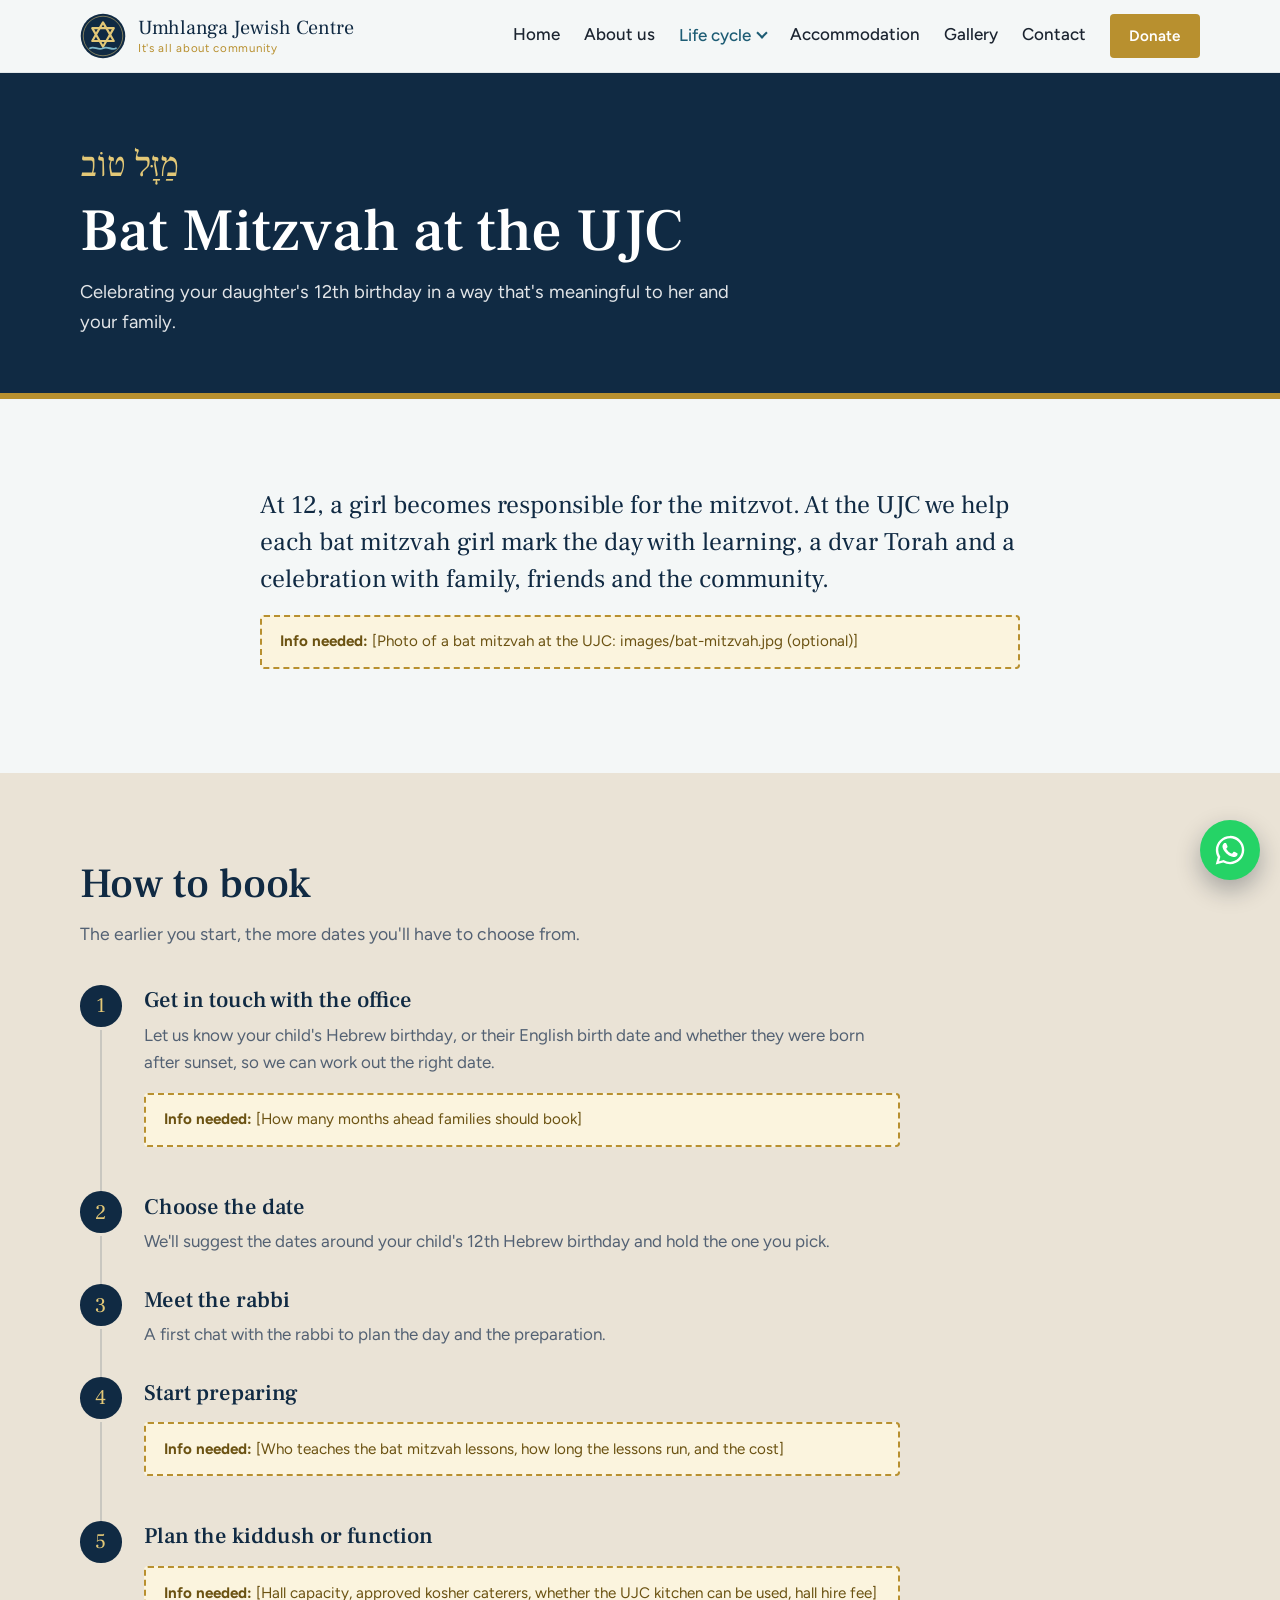
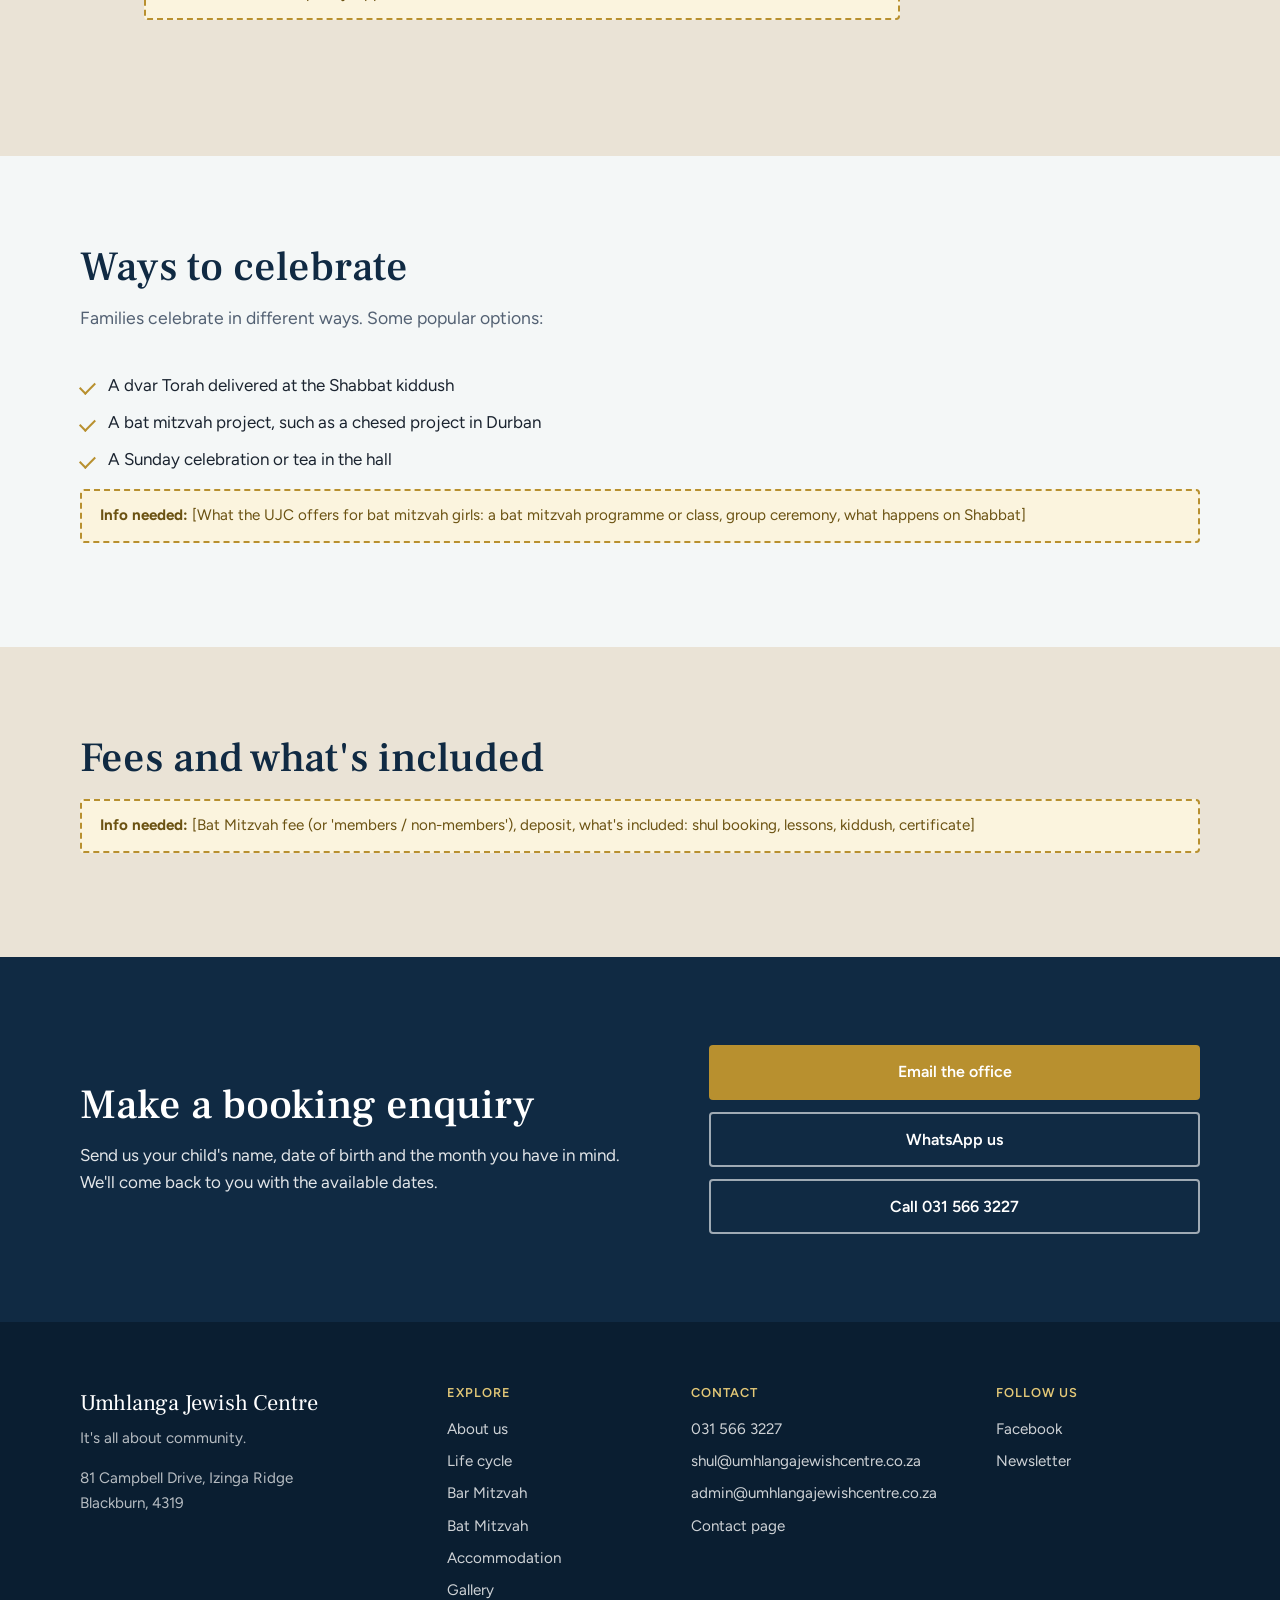
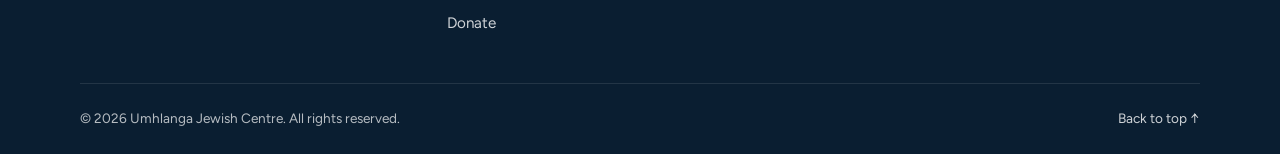
<file: bat-mitzvah.html>
<!DOCTYPE html>
<html lang="en-ZA">
<head>
  <meta charset="UTF-8">
  <meta name="viewport" content="width=device-width, initial-scale=1, viewport-fit=cover">
  <title>Bat Mitzvah | Umhlanga Jewish Centre</title>
  <meta name="description" content="How to book a bat mitzvah at the Umhlanga Jewish Centre: dates, preparation, the kiddush and fees.">
  <meta name="theme-color" content="#F4F7F7">

  <!-- Favicon -->
  <link rel="icon" href="images/favicon.svg" type="image/svg+xml">
  <link rel="apple-touch-icon" href="images/apple-touch-icon.png">

  <!-- Link previews (WhatsApp, Facebook, etc.) -->
  <!-- TODO: change the URLs below if the live domain is different -->
  <meta property="og:type" content="website">
  <meta property="og:site_name" content="Umhlanga Jewish Centre">
  <meta property="og:title" content="Bat Mitzvah | Umhlanga Jewish Centre">
  <meta property="og:description" content="How to book a bat mitzvah at the Umhlanga Jewish Centre: dates, preparation, the kiddush and fees.">
  <meta property="og:url" content="https://www.umhlangajewishcentre.co.za/bat-mitzvah.html">
  <meta property="og:image" content="https://www.umhlangajewishcentre.co.za/images/og-image.jpg">
  <meta property="og:image:width" content="1200">
  <meta property="og:image:height" content="630">
  <meta name="twitter:card" content="summary_large_image">

  <link rel="preconnect" href="https://fonts.googleapis.com">
  <link rel="preconnect" href="https://fonts.gstatic.com" crossorigin>
  <link href="https://fonts.googleapis.com/css2?family=Frank+Ruhl+Libre:wght@400;500;700&family=Figtree:wght@400;500;600&display=swap" rel="stylesheet">
  <link rel="stylesheet" href="css/style.css">
</head>
<body>

  <a class="skip-link" href="#main">Skip to content</a>

  <!-- ===== HEADER (same on every page) ===== -->
  <header class="site-header">
    <div class="container header-inner">
      <a href="index.html" class="brand">
        <img src="images/logo-mark.svg" alt="" class="brand-mark" width="46" height="46">
        <span class="brand-text">Umhlanga Jewish Centre<small>It's all about community</small></span>
      </a>

      <button class="nav-toggle" aria-expanded="false" aria-controls="site-nav" aria-label="Open menu">
        <span class="bar"></span>
        <span class="bar"></span>
        <span class="bar"></span>
      </button>

      <nav id="site-nav" class="site-nav" aria-label="Main">
        <a href="index.html">Home</a>
        <a href="about.html">About us</a>
        <div class="nav-dropdown">
          <button class="dropdown-toggle is-active" aria-expanded="false" aria-controls="lifecycle-menu">Life cycle <span class="caret" aria-hidden="true"></span></button>
          <ul class="dropdown-menu" id="lifecycle-menu">
            <li><a href="lifecycle.html">Overview</a></li>
            <li><a href="bar-mitzvah.html">Bar Mitzvah</a></li>
            <li><a href="bat-mitzvah.html" aria-current="page" class="is-active">Bat Mitzvah</a></li>
          </ul>
        </div>
        <a href="accommodation.html">Accommodation</a>
        <a href="gallery.html">Gallery</a>
        <a href="contact.html">Contact</a>
        <a href="donate.html" class="btn btn-gold btn-small">Donate</a>
      </nav>
    </div>
  </header>

  <main id="main">

    <section class="page-hero">
      <div class="container">
          <p class="page-hero-hebrew" lang="he" dir="rtl">מַזָּל טוֹב</p>
        <h1>Bat Mitzvah at the UJC</h1>
        <p class="page-hero-lead">Celebrating your daughter's 12th birthday in a way that's meaningful to her and your family.</p>
      </div>
    </section>

    <section class="section">
      <div class="container narrow">
        <p class="intro">At 12, a girl becomes responsible for the mitzvot. At the UJC we help each bat mitzvah girl mark the day with learning, a dvar Torah and a celebration with family, friends and the community.</p>
        <div class="info-needed"><strong>Info needed:</strong> [Photo of a bat mitzvah at the UJC: images/bat-mitzvah.jpg (optional)]</div>
      </div>
    </section>

    <section class="section section-sand">
      <div class="container">
        <h2>How to book</h2>
        <p class="section-lead">The earlier you start, the more dates you'll have to choose from.</p>
        <ol class="steps">
          <li>
            <h3>Get in touch with the office</h3>
            <p>Let us know your child's Hebrew birthday, or their English birth date and whether they were born after sunset, so we can work out the right date.</p>
            <div class="info-needed"><strong>Info needed:</strong> [How many months ahead families should book]</div>
          </li>
          <li>
            <h3>Choose the date</h3>
            <p>We'll suggest the dates around your child's 12th Hebrew birthday and hold the one you pick.</p>
          </li>
          <li>
            <h3>Meet the rabbi</h3>
            <p>A first chat with the rabbi to plan the day and the preparation.</p>
          </li>
          <li>
            <h3>Start preparing</h3>
            <div class="info-needed"><strong>Info needed:</strong> [Who teaches the bat mitzvah lessons, how long the lessons run, and the cost]</div>
          </li>
          <li>
            <h3>Plan the kiddush or function</h3>
            <div class="info-needed"><strong>Info needed:</strong> [Hall capacity, approved kosher caterers, whether the UJC kitchen can be used, hall hire fee]</div>
          </li>
        </ol>
      </div>
    </section>

    <section class="section">
      <div class="container">
        <h2>Ways to celebrate</h2>
        <p class="section-lead">Families celebrate in different ways. Some popular options:</p>
        <ul class="ticks">
          <li>A dvar Torah delivered at the Shabbat kiddush</li>
          <li>A bat mitzvah project, such as a chesed project in Durban</li>
          <li>A Sunday celebration or tea in the hall</li>
        </ul>
        <div class="info-needed"><strong>Info needed:</strong> [What the UJC offers for bat mitzvah girls: a bat mitzvah programme or class, group ceremony, what happens on Shabbat]</div>
      </div>
    </section>

    <section class="section section-sand">
      <div class="container">
        <h2>Fees and what's included</h2>
        <div class="info-needed"><strong>Info needed:</strong> [Bat Mitzvah fee (or 'members / non-members'), deposit, what's included: shul booking, lessons, kiddush, certificate]</div>
      </div>
    </section>

    <section class="section section-ocean">
      <div class="container enquire">
        <div>
          <h2>Make a booking enquiry</h2>
          <p>Send us your child's name, date of birth and the month you have in mind. We'll come back to you with the available dates.</p>
        </div>
        <div class="enquire-actions">
          <a href="mailto:shul@umhlangajewishcentre.co.za?subject=Bat Mitzvah%20booking%20enquiry" class="btn btn-gold">Email the office</a>
          <a href="https://wa.me/27000000000?text=Hi%20UJC%2C%20I'd%20like%20to%20ask%20about%20booking%20a%20Bat%20Mitzvah" class="btn btn-ghost" target="_blank" rel="noopener">WhatsApp us</a>
          <a href="tel:+27315663227" class="btn btn-ghost">Call 031 566 3227</a>
        </div>
      </div>
    </section>

  </main>

  <!-- ===== FOOTER (same on every page) ===== -->
  <footer class="site-footer">
    <div class="container footer-grid">
      <div class="footer-brand">
        <p class="footer-name">Umhlanga Jewish Centre</p>
        <p>It's all about community.</p>
        <address>
          81 Campbell Drive, Izinga Ridge<br>
          Blackburn, 4319
        </address>
      </div>

      <div>
        <h3 class="footer-heading">Explore</h3>
        <ul class="footer-links">
          <li><a href="about.html">About us</a></li>
          <li><a href="lifecycle.html">Life cycle</a></li>
          <li><a href="bar-mitzvah.html">Bar Mitzvah</a></li>
          <li><a href="bat-mitzvah.html">Bat Mitzvah</a></li>
          <li><a href="accommodation.html">Accommodation</a></li>
          <li><a href="gallery.html">Gallery</a></li>
          <li><a href="donate.html">Donate</a></li>
        </ul>
      </div>

      <div>
        <h3 class="footer-heading">Contact</h3>
        <ul class="footer-links">
          <li><a href="tel:+27315663227">031 566 3227</a></li>
          <li><a href="mailto:shul@umhlangajewishcentre.co.za">shul@umhlangajewishcentre.co.za</a></li>
          <li><a href="mailto:admin@umhlangajewishcentre.co.za">admin@umhlangajewishcentre.co.za</a></li>
          <li><a href="contact.html">Contact page</a></li>
        </ul>
      </div>

      <div>
        <h3 class="footer-heading">Follow us</h3>
        <ul class="footer-links">
          <li><a href="https://www.facebook.com/share/1adzsSsa6B/" target="_blank" rel="noopener">Facebook</a></li>
          <li><a href="mailto:shul@umhlangajewishcentre.co.za?subject=Please%20add%20me%20to%20the%20UJC%20newsletter">Newsletter</a></li>
        </ul>
      </div>
    </div>

    <div class="container footer-bottom">
      <!-- TODO: add the NPO / PBO number here once confirmed, e.g. "NPO 000-000" -->
      <p>&copy; <span id="year">2026</span> Umhlanga Jewish Centre. All rights reserved.</p>
      <p><a href="#main">Back to top &uarr;</a></p>
    </div>
  </footer>

  <!-- ===== WhatsApp bubble (every page) =====
       TODO: replace 27000000000 with the UJC WhatsApp number in international format,
       no + or spaces, e.g. 082 123 4567 becomes 27821234567. Must be a cellphone, not the landline. -->
  <a href="https://wa.me/27000000000?text=Hi%20UJC%2C%20I%20have%20a%20question" class="whatsapp-bubble" target="_blank" rel="noopener" aria-label="Chat to us on WhatsApp">
    <svg viewBox="0 0 24 24" width="30" height="30" aria-hidden="true" fill="currentColor"><path d="M17.47 14.38c-.3-.15-1.76-.87-2.03-.97-.27-.1-.47-.15-.67.15-.2.3-.77.97-.94 1.17-.17.2-.35.22-.65.07-.3-.15-1.26-.46-2.4-1.48-.89-.79-1.49-1.77-1.66-2.07-.17-.3-.02-.46.13-.61.13-.13.3-.35.45-.52.15-.17.2-.3.3-.5.1-.2.05-.37-.03-.52-.07-.15-.67-1.62-.92-2.22-.24-.58-.49-.5-.67-.51h-.57c-.2 0-.52.07-.79.37-.27.3-1.04 1.02-1.04 2.48 0 1.46 1.07 2.88 1.21 3.08.15.2 2.1 3.2 5.08 4.49.71.31 1.26.49 1.69.63.71.23 1.36.2 1.87.12.57-.09 1.76-.72 2.01-1.41.25-.7.25-1.29.17-1.41-.07-.13-.27-.2-.57-.35zM12.04 21.5h-.01a9.43 9.43 0 0 1-4.8-1.31l-.35-.21-3.57.94.95-3.48-.22-.36a9.4 9.4 0 0 1-1.44-5.02c0-5.2 4.24-9.44 9.45-9.44 2.52 0 4.89.99 6.67 2.77a9.37 9.37 0 0 1 2.76 6.68c0 5.21-4.24 9.44-9.44 9.44zm8.04-17.48A11.3 11.3 0 0 0 12.04.7C5.77.7.67 5.8.67 12.06c0 2 .52 3.96 1.52 5.68L.57 23.65l6.04-1.58a11.33 11.33 0 0 0 5.43 1.38h.01c6.27 0 11.37-5.1 11.37-11.37 0-3.04-1.18-5.89-3.34-8.04z"/></svg>
  </a>

  <!-- Sticky call / directions bar, phones only -->
  <nav class="action-bar" aria-label="Quick actions">
    <a href="tel:+27315663227" class="action-call">Call the office</a>
    <a href="https://www.google.com/maps/dir/?api=1&amp;destination=81+Campbell+Dr,+Izinga+Ridge,+Blackburn,+4319" class="action-directions" target="_blank" rel="noopener">Directions</a>
  </nav>

  <script src="js/main.js"></script>
</body>
</html>
</file>
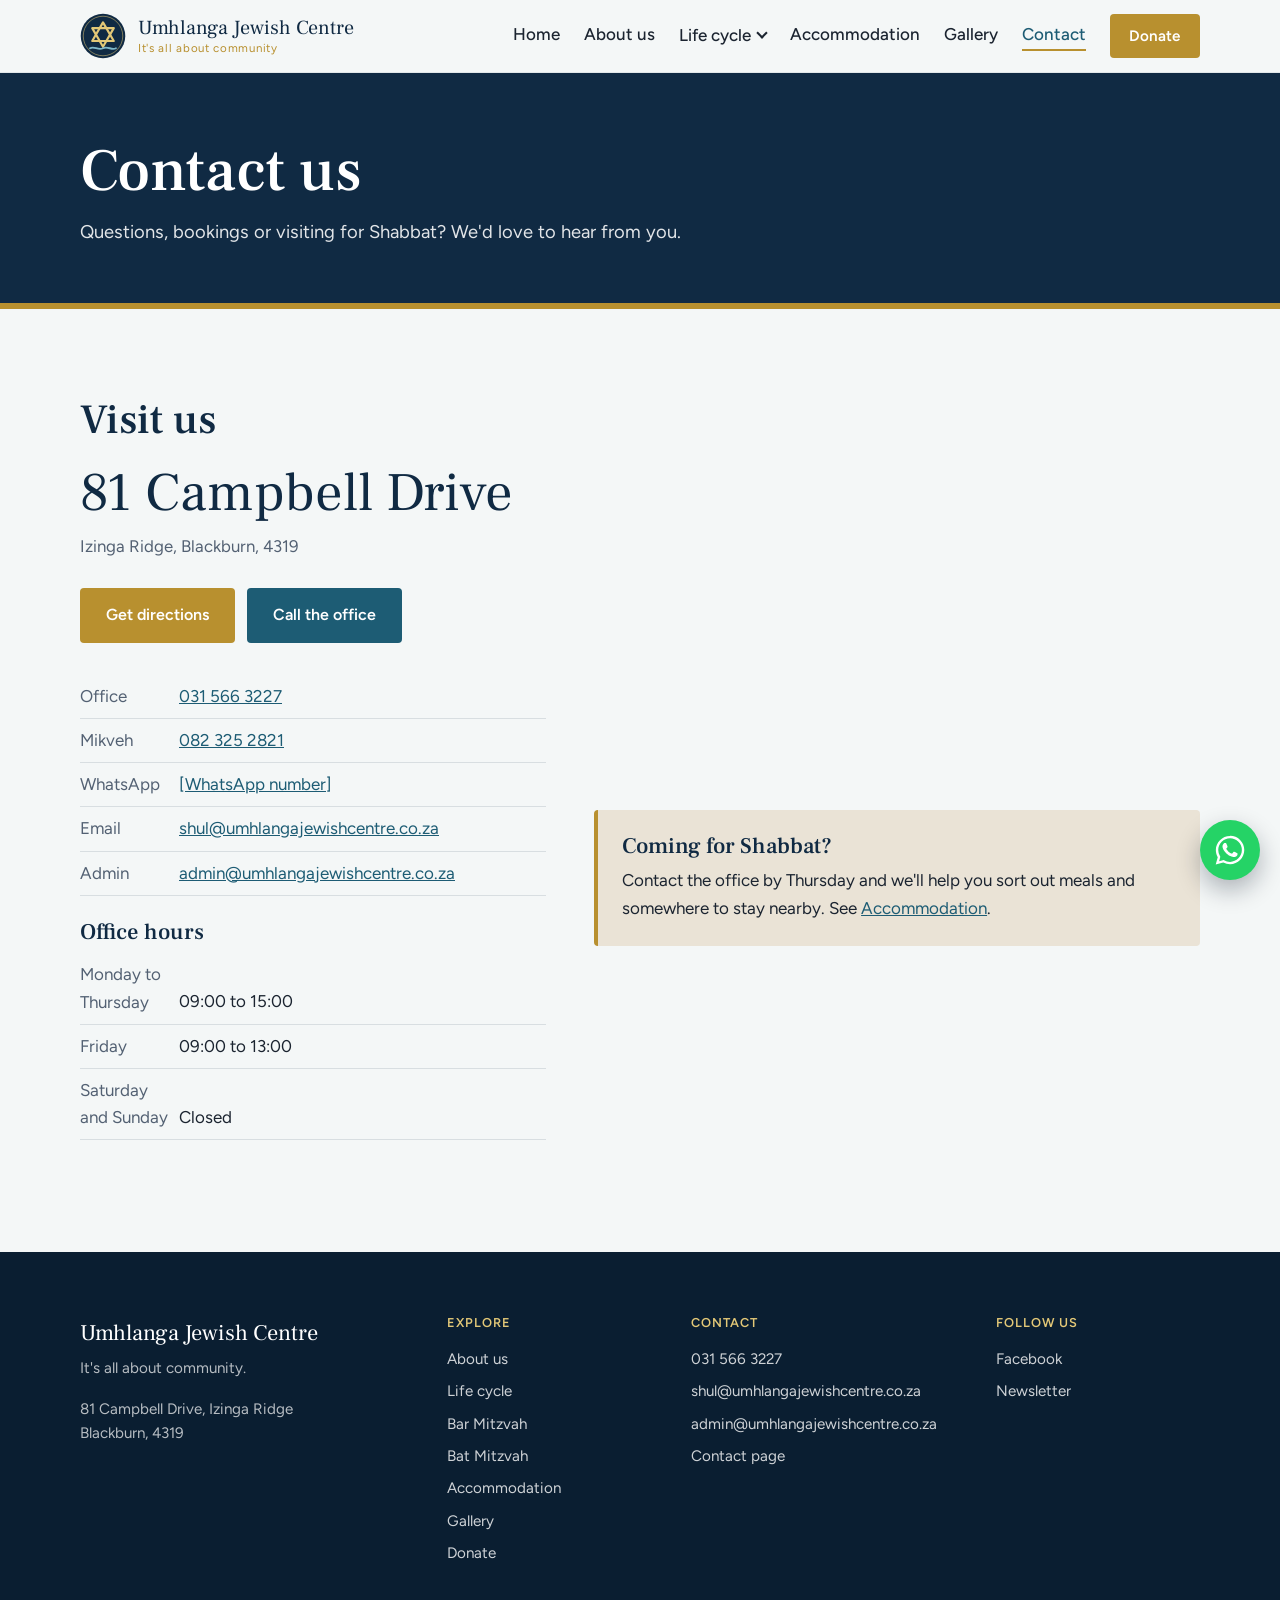
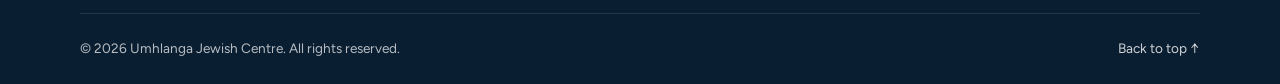
<file: contact.html>
<!DOCTYPE html>
<html lang="en-ZA">
<head>
  <meta charset="UTF-8">
  <meta name="viewport" content="width=device-width, initial-scale=1, viewport-fit=cover">
  <title>Contact us | Umhlanga Jewish Centre</title>
  <meta name="description" content="Address, phone numbers, email, WhatsApp and directions to the Umhlanga Jewish Centre in Izinga Ridge.">
  <meta name="theme-color" content="#F4F7F7">

  <!-- Favicon -->
  <link rel="icon" href="images/favicon.svg" type="image/svg+xml">
  <link rel="apple-touch-icon" href="images/apple-touch-icon.png">

  <!-- Link previews (WhatsApp, Facebook, etc.) -->
  <!-- TODO: change the URLs below if the live domain is different -->
  <meta property="og:type" content="website">
  <meta property="og:site_name" content="Umhlanga Jewish Centre">
  <meta property="og:title" content="Contact us | Umhlanga Jewish Centre">
  <meta property="og:description" content="Address, phone numbers, email, WhatsApp and directions to the Umhlanga Jewish Centre in Izinga Ridge.">
  <meta property="og:url" content="https://www.umhlangajewishcentre.co.za/contact.html">
  <meta property="og:image" content="https://www.umhlangajewishcentre.co.za/images/og-image.jpg">
  <meta property="og:image:width" content="1200">
  <meta property="og:image:height" content="630">
  <meta name="twitter:card" content="summary_large_image">

  <link rel="preconnect" href="https://fonts.googleapis.com">
  <link rel="preconnect" href="https://fonts.gstatic.com" crossorigin>
  <link href="https://fonts.googleapis.com/css2?family=Frank+Ruhl+Libre:wght@400;500;700&family=Figtree:wght@400;500;600&display=swap" rel="stylesheet">
  <link rel="stylesheet" href="css/style.css">
</head>
<body>

  <a class="skip-link" href="#main">Skip to content</a>

  <!-- ===== HEADER (same on every page) ===== -->
  <header class="site-header">
    <div class="container header-inner">
      <a href="index.html" class="brand">
        <img src="images/logo-mark.svg" alt="" class="brand-mark" width="46" height="46">
        <span class="brand-text">Umhlanga Jewish Centre<small>It's all about community</small></span>
      </a>

      <button class="nav-toggle" aria-expanded="false" aria-controls="site-nav" aria-label="Open menu">
        <span class="bar"></span>
        <span class="bar"></span>
        <span class="bar"></span>
      </button>

      <nav id="site-nav" class="site-nav" aria-label="Main">
        <a href="index.html">Home</a>
        <a href="about.html">About us</a>
        <div class="nav-dropdown">
          <button class="dropdown-toggle" aria-expanded="false" aria-controls="lifecycle-menu">Life cycle <span class="caret" aria-hidden="true"></span></button>
          <ul class="dropdown-menu" id="lifecycle-menu">
            <li><a href="lifecycle.html">Overview</a></li>
            <li><a href="bar-mitzvah.html">Bar Mitzvah</a></li>
            <li><a href="bat-mitzvah.html">Bat Mitzvah</a></li>
          </ul>
        </div>
        <a href="accommodation.html">Accommodation</a>
        <a href="gallery.html">Gallery</a>
        <a href="contact.html" aria-current="page" class="is-active">Contact</a>
        <a href="donate.html" class="btn btn-gold btn-small">Donate</a>
      </nav>
    </div>
  </header>

  <main id="main">

    <section class="page-hero">
      <div class="container">
        <h1>Contact us</h1>
        <p class="page-hero-lead">Questions, bookings or visiting for Shabbat? We'd love to hear from you.</p>
      </div>
    </section>

    <section class="section">
      <div class="container contact-grid contact-grid-light">
        <div>
          <h2>Visit us</h2>
          <address class="address-big">
            81 Campbell Drive
            <span>Izinga Ridge, Blackburn, 4319</span>
          </address>
          <div class="contact-actions">
            <a href="https://www.google.com/maps/dir/?api=1&amp;destination=81+Campbell+Dr,+Izinga+Ridge,+Blackburn,+4319" class="btn btn-gold" target="_blank" rel="noopener">Get directions</a>
            <a href="tel:+27315663227" class="btn btn-ocean">Call the office</a>
          </div>
          <ul class="contact-list">
            <li><span>Office</span> <a href="tel:+27315663227">031 566 3227</a></li>
            <li><span>Mikveh</span> <a href="tel:+27823252821">082 325 2821</a></li>
            <li><span>WhatsApp</span> <a href="https://wa.me/27000000000" target="_blank" rel="noopener">[WhatsApp number]</a></li>
            <li><span>Email</span> <a href="mailto:shul@umhlangajewishcentre.co.za">shul@umhlangajewishcentre.co.za</a></li>
            <li><span>Admin</span> <a href="mailto:admin@umhlangajewishcentre.co.za">admin@umhlangajewishcentre.co.za</a></li>
          </ul>
          <h3>Office hours</h3>
          <ul class="contact-list">
            <li><span>Monday to Thursday</span> 09:00 to 15:00</li>
            <li><span>Friday</span> 09:00 to 13:00</li>
            <li><span>Saturday and Sunday</span> Closed</li>
          </ul>
        </div>
        <div>
          <div class="map">
            <iframe
              title="Map showing the Umhlanga Jewish Centre"
              src="https://www.google.com/maps?q=81+Campbell+Dr,+Izinga+Ridge,+Blackburn,+4319&output=embed"
              loading="lazy"
              referrerpolicy="no-referrer-when-downgrade"></iframe>
          </div>
          <div class="visitor-note">
            <h3>Coming for Shabbat?</h3>
            <p>Contact the office by Thursday and we'll help you sort out meals and somewhere to stay nearby. See <a href="accommodation.html">Accommodation</a>.</p>
          </div>
        </div>
      </div>
    </section>

  </main>

  <!-- ===== FOOTER (same on every page) ===== -->
  <footer class="site-footer">
    <div class="container footer-grid">
      <div class="footer-brand">
        <p class="footer-name">Umhlanga Jewish Centre</p>
        <p>It's all about community.</p>
        <address>
          81 Campbell Drive, Izinga Ridge<br>
          Blackburn, 4319
        </address>
      </div>

      <div>
        <h3 class="footer-heading">Explore</h3>
        <ul class="footer-links">
          <li><a href="about.html">About us</a></li>
          <li><a href="lifecycle.html">Life cycle</a></li>
          <li><a href="bar-mitzvah.html">Bar Mitzvah</a></li>
          <li><a href="bat-mitzvah.html">Bat Mitzvah</a></li>
          <li><a href="accommodation.html">Accommodation</a></li>
          <li><a href="gallery.html">Gallery</a></li>
          <li><a href="donate.html">Donate</a></li>
        </ul>
      </div>

      <div>
        <h3 class="footer-heading">Contact</h3>
        <ul class="footer-links">
          <li><a href="tel:+27315663227">031 566 3227</a></li>
          <li><a href="mailto:shul@umhlangajewishcentre.co.za">shul@umhlangajewishcentre.co.za</a></li>
          <li><a href="mailto:admin@umhlangajewishcentre.co.za">admin@umhlangajewishcentre.co.za</a></li>
          <li><a href="contact.html">Contact page</a></li>
        </ul>
      </div>

      <div>
        <h3 class="footer-heading">Follow us</h3>
        <ul class="footer-links">
          <li><a href="https://www.facebook.com/share/1adzsSsa6B/" target="_blank" rel="noopener">Facebook</a></li>
          <li><a href="mailto:shul@umhlangajewishcentre.co.za?subject=Please%20add%20me%20to%20the%20UJC%20newsletter">Newsletter</a></li>
        </ul>
      </div>
    </div>

    <div class="container footer-bottom">
      <!-- TODO: add the NPO / PBO number here once confirmed, e.g. "NPO 000-000" -->
      <p>&copy; <span id="year">2026</span> Umhlanga Jewish Centre. All rights reserved.</p>
      <p><a href="#main">Back to top &uarr;</a></p>
    </div>
  </footer>

  <!-- ===== WhatsApp bubble (every page) =====
       TODO: replace 27000000000 with the UJC WhatsApp number in international format,
       no + or spaces, e.g. 082 123 4567 becomes 27821234567. Must be a cellphone, not the landline. -->
  <a href="https://wa.me/27000000000?text=Hi%20UJC%2C%20I%20have%20a%20question" class="whatsapp-bubble" target="_blank" rel="noopener" aria-label="Chat to us on WhatsApp">
    <svg viewBox="0 0 24 24" width="30" height="30" aria-hidden="true" fill="currentColor"><path d="M17.47 14.38c-.3-.15-1.76-.87-2.03-.97-.27-.1-.47-.15-.67.15-.2.3-.77.97-.94 1.17-.17.2-.35.22-.65.07-.3-.15-1.26-.46-2.4-1.48-.89-.79-1.49-1.77-1.66-2.07-.17-.3-.02-.46.13-.61.13-.13.3-.35.45-.52.15-.17.2-.3.3-.5.1-.2.05-.37-.03-.52-.07-.15-.67-1.62-.92-2.22-.24-.58-.49-.5-.67-.51h-.57c-.2 0-.52.07-.79.37-.27.3-1.04 1.02-1.04 2.48 0 1.46 1.07 2.88 1.21 3.08.15.2 2.1 3.2 5.08 4.49.71.31 1.26.49 1.69.63.71.23 1.36.2 1.87.12.57-.09 1.76-.72 2.01-1.41.25-.7.25-1.29.17-1.41-.07-.13-.27-.2-.57-.35zM12.04 21.5h-.01a9.43 9.43 0 0 1-4.8-1.31l-.35-.21-3.57.94.95-3.48-.22-.36a9.4 9.4 0 0 1-1.44-5.02c0-5.2 4.24-9.44 9.45-9.44 2.52 0 4.89.99 6.67 2.77a9.37 9.37 0 0 1 2.76 6.68c0 5.21-4.24 9.44-9.44 9.44zm8.04-17.48A11.3 11.3 0 0 0 12.04.7C5.77.7.67 5.8.67 12.06c0 2 .52 3.96 1.52 5.68L.57 23.65l6.04-1.58a11.33 11.33 0 0 0 5.43 1.38h.01c6.27 0 11.37-5.1 11.37-11.37 0-3.04-1.18-5.89-3.34-8.04z"/></svg>
  </a>

  <!-- Sticky call / directions bar, phones only -->
  <nav class="action-bar" aria-label="Quick actions">
    <a href="tel:+27315663227" class="action-call">Call the office</a>
    <a href="https://www.google.com/maps/dir/?api=1&amp;destination=81+Campbell+Dr,+Izinga+Ridge,+Blackburn,+4319" class="action-directions" target="_blank" rel="noopener">Directions</a>
  </nav>

  <script src="js/main.js"></script>
</body>
</html>
</file>
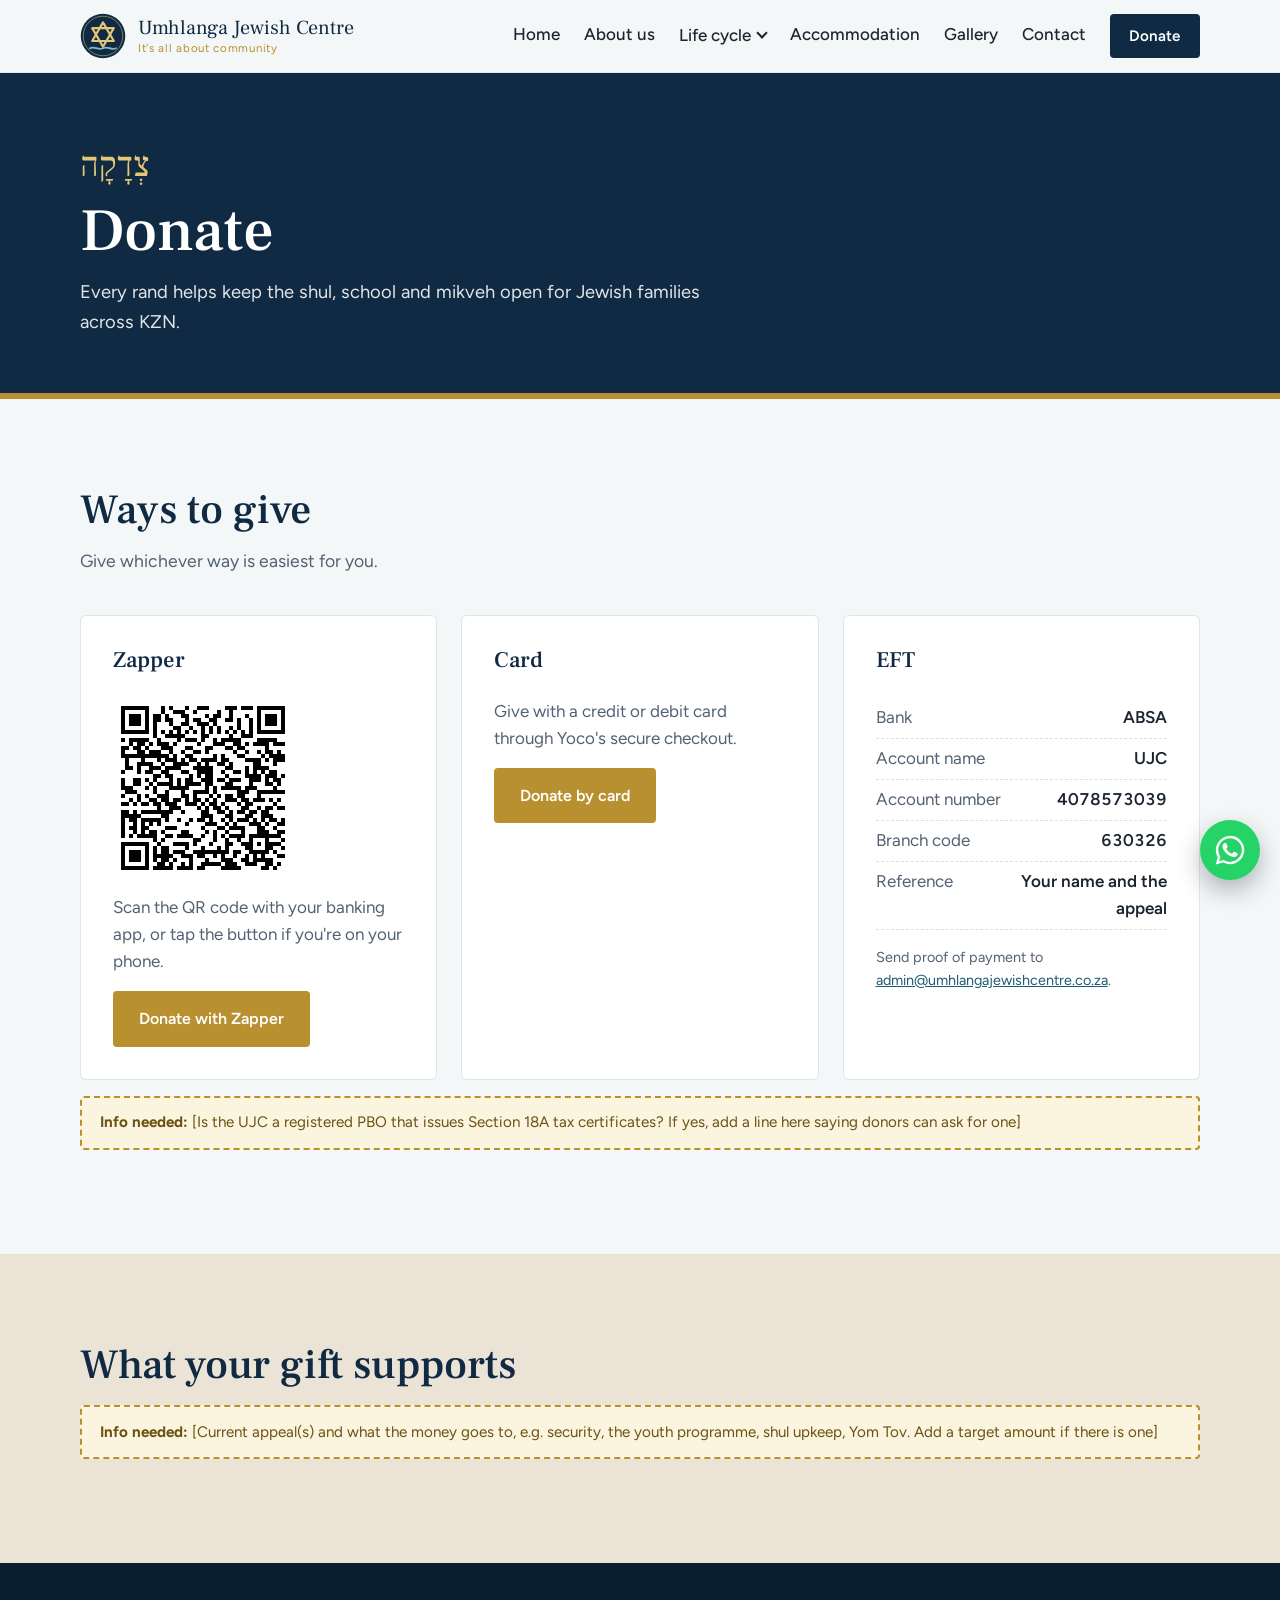
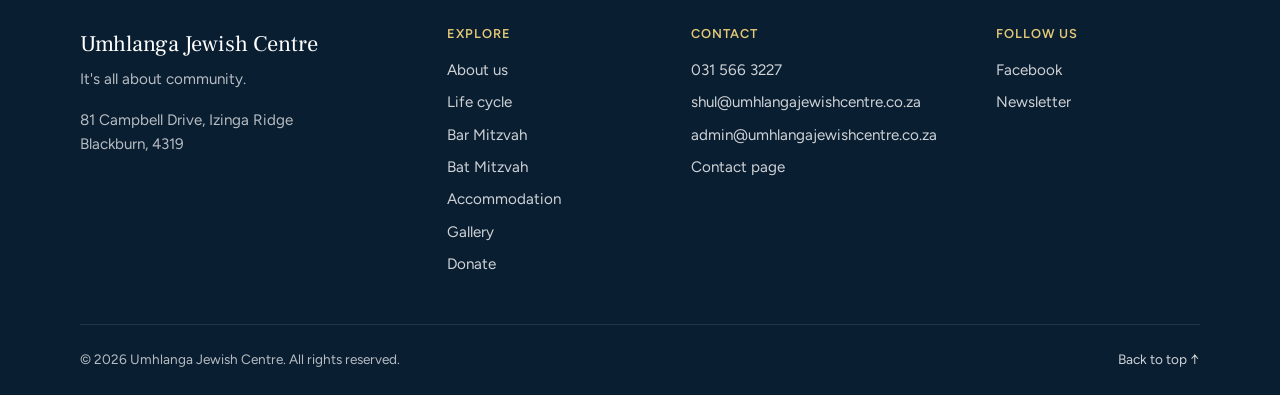
<file: donate.html>
<!DOCTYPE html>
<html lang="en-ZA">
<head>
  <meta charset="UTF-8">
  <meta name="viewport" content="width=device-width, initial-scale=1, viewport-fit=cover">
  <title>Donate | Umhlanga Jewish Centre</title>
  <meta name="description" content="Donate to the Umhlanga Jewish Centre by Zapper, card or EFT.">
  <meta name="theme-color" content="#F4F7F7">

  <!-- Favicon -->
  <link rel="icon" href="images/favicon.svg" type="image/svg+xml">
  <link rel="apple-touch-icon" href="images/apple-touch-icon.png">

  <!-- Link previews (WhatsApp, Facebook, etc.) -->
  <!-- TODO: change the URLs below if the live domain is different -->
  <meta property="og:type" content="website">
  <meta property="og:site_name" content="Umhlanga Jewish Centre">
  <meta property="og:title" content="Donate | Umhlanga Jewish Centre">
  <meta property="og:description" content="Donate to the Umhlanga Jewish Centre by Zapper, card or EFT.">
  <meta property="og:url" content="https://www.umhlangajewishcentre.co.za/donate.html">
  <meta property="og:image" content="https://www.umhlangajewishcentre.co.za/images/og-image.jpg">
  <meta property="og:image:width" content="1200">
  <meta property="og:image:height" content="630">
  <meta name="twitter:card" content="summary_large_image">

  <link rel="preconnect" href="https://fonts.googleapis.com">
  <link rel="preconnect" href="https://fonts.gstatic.com" crossorigin>
  <link href="https://fonts.googleapis.com/css2?family=Frank+Ruhl+Libre:wght@400;500;700&family=Figtree:wght@400;500;600&display=swap" rel="stylesheet">
  <link rel="stylesheet" href="css/style.css">
</head>
<body>

  <a class="skip-link" href="#main">Skip to content</a>

  <!-- ===== HEADER (same on every page) ===== -->
  <header class="site-header">
    <div class="container header-inner">
      <a href="index.html" class="brand">
        <img src="images/logo-mark.svg" alt="" class="brand-mark" width="46" height="46">
        <span class="brand-text">Umhlanga Jewish Centre<small>It's all about community</small></span>
      </a>

      <button class="nav-toggle" aria-expanded="false" aria-controls="site-nav" aria-label="Open menu">
        <span class="bar"></span>
        <span class="bar"></span>
        <span class="bar"></span>
      </button>

      <nav id="site-nav" class="site-nav" aria-label="Main">
        <a href="index.html">Home</a>
        <a href="about.html">About us</a>
        <div class="nav-dropdown">
          <button class="dropdown-toggle" aria-expanded="false" aria-controls="lifecycle-menu">Life cycle <span class="caret" aria-hidden="true"></span></button>
          <ul class="dropdown-menu" id="lifecycle-menu">
            <li><a href="lifecycle.html">Overview</a></li>
            <li><a href="bar-mitzvah.html">Bar Mitzvah</a></li>
            <li><a href="bat-mitzvah.html">Bat Mitzvah</a></li>
          </ul>
        </div>
        <a href="accommodation.html">Accommodation</a>
        <a href="gallery.html">Gallery</a>
        <a href="contact.html">Contact</a>
        <a href="donate.html" class="btn btn-gold btn-small" aria-current="page">Donate</a>
      </nav>
    </div>
  </header>

  <main id="main">

    <section class="page-hero">
      <div class="container">
          <p class="page-hero-hebrew" lang="he" dir="rtl">צְדָקָה</p>
        <h1>Donate</h1>
        <p class="page-hero-lead">Every rand helps keep the shul, school and mikveh open for Jewish families across KZN.</p>
      </div>
    </section>

    <section class="section">
      <div class="container">
        <h2>Ways to give</h2>
        <p class="section-lead">Give whichever way is easiest for you.</p>

        <div class="donate-grid">
          <div class="donate-option">
            <h3>Zapper</h3>
            <img src="images/zapper-qr.png" alt="Zapper QR code to donate to the UJC" class="qr" onerror="this.outerHTML='<span class=&quot;info-needed&quot;><strong>Info needed:</strong> [Zapper QR code: images/zapper-qr.png]</span>'">
            <p>Scan the QR code with your banking app, or tap the button if you're on your phone.</p>
            <a href="https://www.zapper.com/url/QQfQaALHHk" class="btn btn-gold" target="_blank" rel="noopener">Donate with Zapper</a>
          </div>

          <div class="donate-option">
            <h3>Card</h3>
            <p>Give with a credit or debit card through Yoco's secure checkout.</p>
            <a href="https://pay.yoco.com/UmhlangaJewishCentre" class="btn btn-gold" target="_blank" rel="noopener">Donate by card</a>
          </div>

          <div class="donate-option">
            <h3>EFT</h3>
            <!-- TODO: confirm the exact account holder name with the bank / office -->
            <dl class="bank">
              <div><dt>Bank</dt><dd>ABSA</dd></div>
              <div><dt>Account name</dt><dd>UJC</dd></div>
              <div><dt>Account number</dt><dd>4078573039</dd></div>
              <div><dt>Branch code</dt><dd>630326</dd></div>
              <div><dt>Reference</dt><dd>Your name and the appeal</dd></div>
            </dl>
            <p class="small">Send proof of payment to <a href="mailto:admin@umhlangajewishcentre.co.za">admin@umhlangajewishcentre.co.za</a>.</p>
          </div>
        </div>

        <div class="info-needed"><strong>Info needed:</strong> [Is the UJC a registered PBO that issues Section 18A tax certificates? If yes, add a line here saying donors can ask for one]</div>
      </div>
    </section>

    <section class="section section-sand">
      <div class="container">
        <h2>What your gift supports</h2>
        <div class="info-needed"><strong>Info needed:</strong> [Current appeal(s) and what the money goes to, e.g. security, the youth programme, shul upkeep, Yom Tov. Add a target amount if there is one]</div>
      </div>
    </section>

  </main>

  <!-- ===== FOOTER (same on every page) ===== -->
  <footer class="site-footer">
    <div class="container footer-grid">
      <div class="footer-brand">
        <p class="footer-name">Umhlanga Jewish Centre</p>
        <p>It's all about community.</p>
        <address>
          81 Campbell Drive, Izinga Ridge<br>
          Blackburn, 4319
        </address>
      </div>

      <div>
        <h3 class="footer-heading">Explore</h3>
        <ul class="footer-links">
          <li><a href="about.html">About us</a></li>
          <li><a href="lifecycle.html">Life cycle</a></li>
          <li><a href="bar-mitzvah.html">Bar Mitzvah</a></li>
          <li><a href="bat-mitzvah.html">Bat Mitzvah</a></li>
          <li><a href="accommodation.html">Accommodation</a></li>
          <li><a href="gallery.html">Gallery</a></li>
          <li><a href="donate.html">Donate</a></li>
        </ul>
      </div>

      <div>
        <h3 class="footer-heading">Contact</h3>
        <ul class="footer-links">
          <li><a href="tel:+27315663227">031 566 3227</a></li>
          <li><a href="mailto:shul@umhlangajewishcentre.co.za">shul@umhlangajewishcentre.co.za</a></li>
          <li><a href="mailto:admin@umhlangajewishcentre.co.za">admin@umhlangajewishcentre.co.za</a></li>
          <li><a href="contact.html">Contact page</a></li>
        </ul>
      </div>

      <div>
        <h3 class="footer-heading">Follow us</h3>
        <ul class="footer-links">
          <li><a href="https://www.facebook.com/share/1adzsSsa6B/" target="_blank" rel="noopener">Facebook</a></li>
          <li><a href="mailto:shul@umhlangajewishcentre.co.za?subject=Please%20add%20me%20to%20the%20UJC%20newsletter">Newsletter</a></li>
        </ul>
      </div>
    </div>

    <div class="container footer-bottom">
      <!-- TODO: add the NPO / PBO number here once confirmed, e.g. "NPO 000-000" -->
      <p>&copy; <span id="year">2026</span> Umhlanga Jewish Centre. All rights reserved.</p>
      <p><a href="#main">Back to top &uarr;</a></p>
    </div>
  </footer>

  <!-- ===== WhatsApp bubble (every page) =====
       TODO: replace 27000000000 with the UJC WhatsApp number in international format,
       no + or spaces, e.g. 082 123 4567 becomes 27821234567. Must be a cellphone, not the landline. -->
  <a href="https://wa.me/27000000000?text=Hi%20UJC%2C%20I%20have%20a%20question" class="whatsapp-bubble" target="_blank" rel="noopener" aria-label="Chat to us on WhatsApp">
    <svg viewBox="0 0 24 24" width="30" height="30" aria-hidden="true" fill="currentColor"><path d="M17.47 14.38c-.3-.15-1.76-.87-2.03-.97-.27-.1-.47-.15-.67.15-.2.3-.77.97-.94 1.17-.17.2-.35.22-.65.07-.3-.15-1.26-.46-2.4-1.48-.89-.79-1.49-1.77-1.66-2.07-.17-.3-.02-.46.13-.61.13-.13.3-.35.45-.52.15-.17.2-.3.3-.5.1-.2.05-.37-.03-.52-.07-.15-.67-1.62-.92-2.22-.24-.58-.49-.5-.67-.51h-.57c-.2 0-.52.07-.79.37-.27.3-1.04 1.02-1.04 2.48 0 1.46 1.07 2.88 1.21 3.08.15.2 2.1 3.2 5.08 4.49.71.31 1.26.49 1.69.63.71.23 1.36.2 1.87.12.57-.09 1.76-.72 2.01-1.41.25-.7.25-1.29.17-1.41-.07-.13-.27-.2-.57-.35zM12.04 21.5h-.01a9.43 9.43 0 0 1-4.8-1.31l-.35-.21-3.57.94.95-3.48-.22-.36a9.4 9.4 0 0 1-1.44-5.02c0-5.2 4.24-9.44 9.45-9.44 2.52 0 4.89.99 6.67 2.77a9.37 9.37 0 0 1 2.76 6.68c0 5.21-4.24 9.44-9.44 9.44zm8.04-17.48A11.3 11.3 0 0 0 12.04.7C5.77.7.67 5.8.67 12.06c0 2 .52 3.96 1.52 5.68L.57 23.65l6.04-1.58a11.33 11.33 0 0 0 5.43 1.38h.01c6.27 0 11.37-5.1 11.37-11.37 0-3.04-1.18-5.89-3.34-8.04z"/></svg>
  </a>

  <!-- Sticky call / directions bar, phones only -->
  <nav class="action-bar" aria-label="Quick actions">
    <a href="tel:+27315663227" class="action-call">Call the office</a>
    <a href="https://www.google.com/maps/dir/?api=1&amp;destination=81+Campbell+Dr,+Izinga+Ridge,+Blackburn,+4319" class="action-directions" target="_blank" rel="noopener">Directions</a>
  </nav>

  <script src="js/main.js"></script>
</body>
</html>
</file>
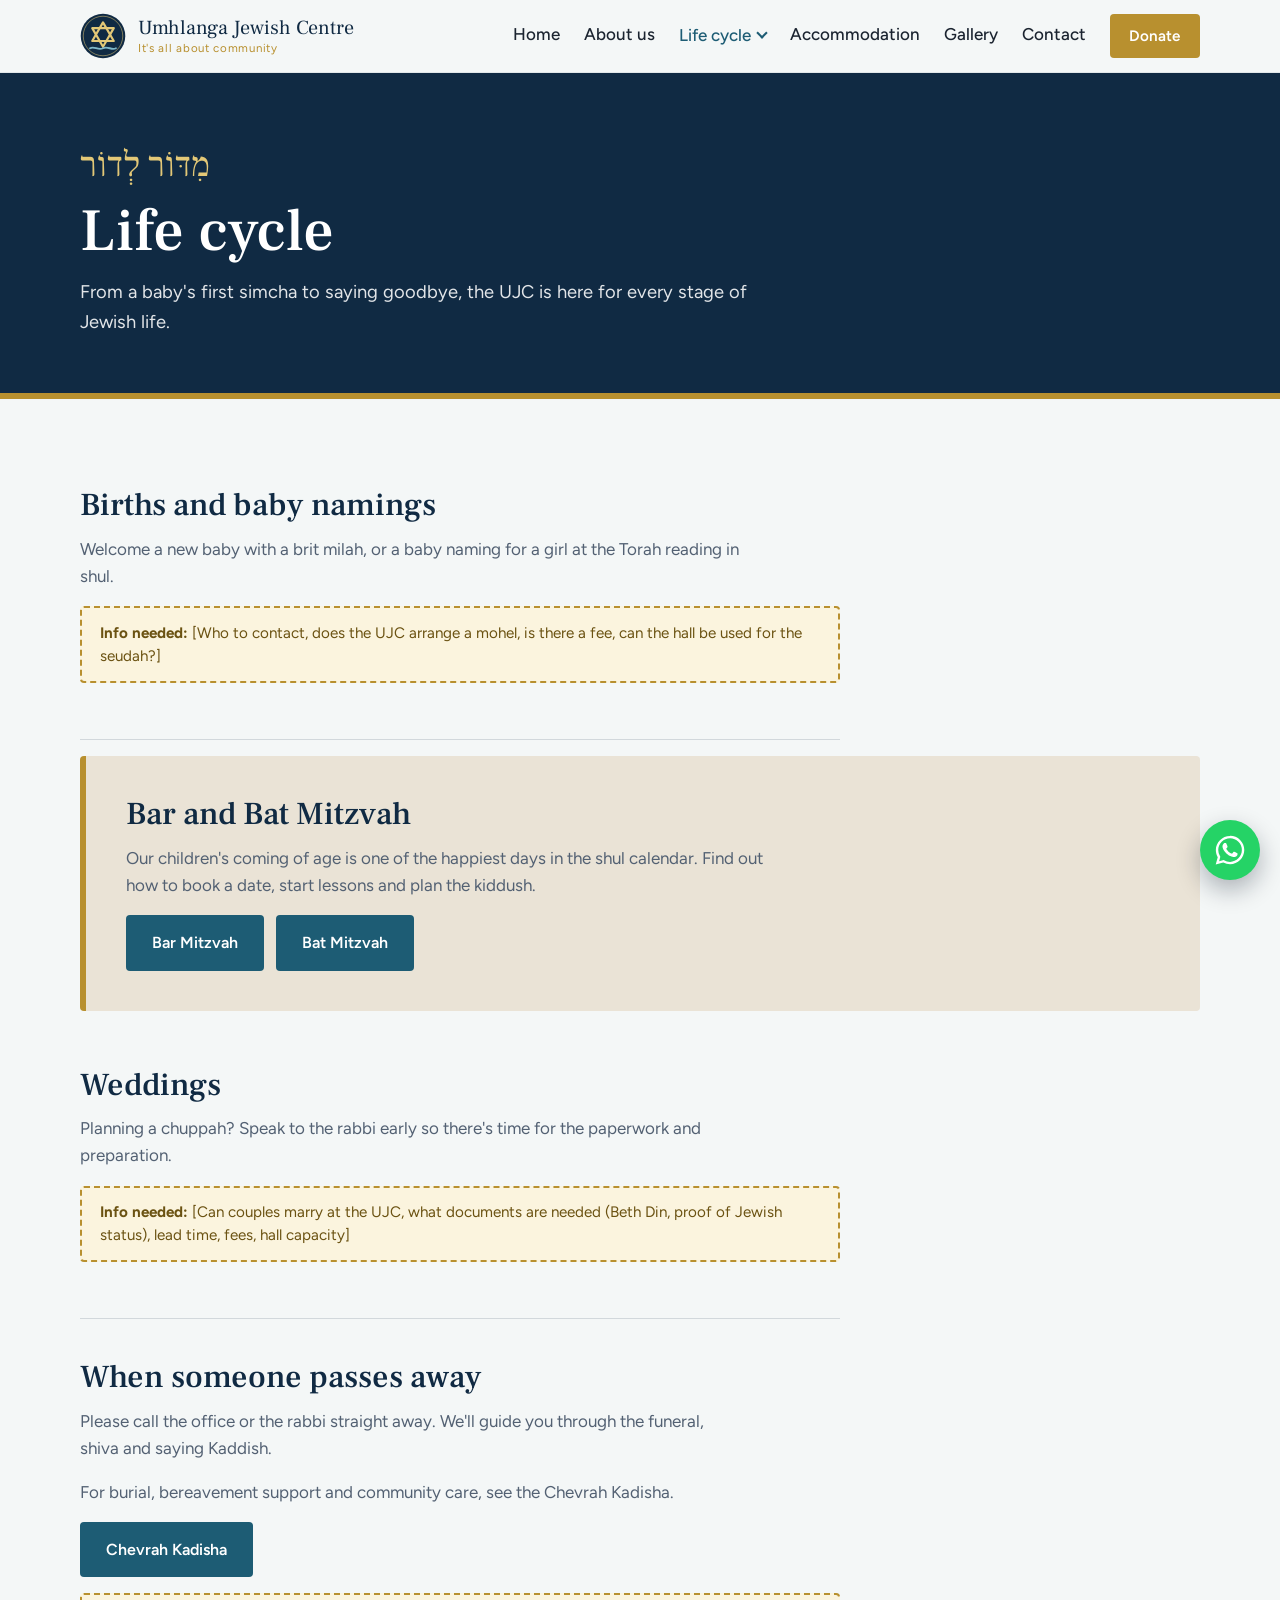
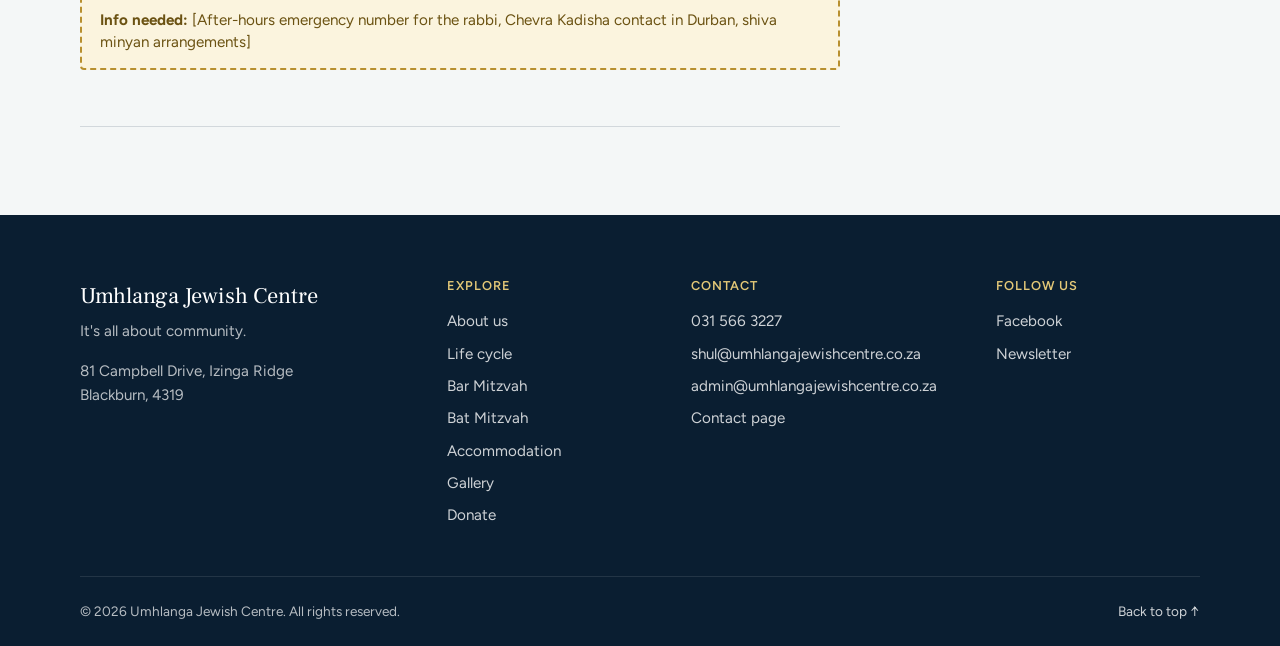
<file: lifecycle.html>
<!DOCTYPE html>
<html lang="en-ZA">
<head>
  <meta charset="UTF-8">
  <meta name="viewport" content="width=device-width, initial-scale=1, viewport-fit=cover">
  <title>Life cycle | Umhlanga Jewish Centre</title>
  <meta name="description" content="Births, baby namings, bar and bat mitzvahs, weddings and bereavement at the Umhlanga Jewish Centre.">
  <meta name="theme-color" content="#F4F7F7">

  <!-- Favicon -->
  <link rel="icon" href="images/favicon.svg" type="image/svg+xml">
  <link rel="apple-touch-icon" href="images/apple-touch-icon.png">

  <!-- Link previews (WhatsApp, Facebook, etc.) -->
  <!-- TODO: change the URLs below if the live domain is different -->
  <meta property="og:type" content="website">
  <meta property="og:site_name" content="Umhlanga Jewish Centre">
  <meta property="og:title" content="Life cycle | Umhlanga Jewish Centre">
  <meta property="og:description" content="Births, baby namings, bar and bat mitzvahs, weddings and bereavement at the Umhlanga Jewish Centre.">
  <meta property="og:url" content="https://www.umhlangajewishcentre.co.za/lifecycle.html">
  <meta property="og:image" content="https://www.umhlangajewishcentre.co.za/images/og-image.jpg">
  <meta property="og:image:width" content="1200">
  <meta property="og:image:height" content="630">
  <meta name="twitter:card" content="summary_large_image">

  <link rel="preconnect" href="https://fonts.googleapis.com">
  <link rel="preconnect" href="https://fonts.gstatic.com" crossorigin>
  <link href="https://fonts.googleapis.com/css2?family=Frank+Ruhl+Libre:wght@400;500;700&family=Figtree:wght@400;500;600&display=swap" rel="stylesheet">
  <link rel="stylesheet" href="css/style.css">
</head>
<body>

  <a class="skip-link" href="#main">Skip to content</a>

  <!-- ===== HEADER (same on every page) ===== -->
  <header class="site-header">
    <div class="container header-inner">
      <a href="index.html" class="brand">
        <img src="images/logo-mark.svg" alt="" class="brand-mark" width="46" height="46">
        <span class="brand-text">Umhlanga Jewish Centre<small>It's all about community</small></span>
      </a>

      <button class="nav-toggle" aria-expanded="false" aria-controls="site-nav" aria-label="Open menu">
        <span class="bar"></span>
        <span class="bar"></span>
        <span class="bar"></span>
      </button>

      <nav id="site-nav" class="site-nav" aria-label="Main">
        <a href="index.html">Home</a>
        <a href="about.html">About us</a>
        <div class="nav-dropdown">
          <button class="dropdown-toggle is-active" aria-expanded="false" aria-controls="lifecycle-menu">Life cycle <span class="caret" aria-hidden="true"></span></button>
          <ul class="dropdown-menu" id="lifecycle-menu">
            <li><a href="lifecycle.html" aria-current="page" class="is-active">Overview</a></li>
            <li><a href="bar-mitzvah.html">Bar Mitzvah</a></li>
            <li><a href="bat-mitzvah.html">Bat Mitzvah</a></li>
          </ul>
        </div>
        <a href="accommodation.html">Accommodation</a>
        <a href="gallery.html">Gallery</a>
        <a href="contact.html">Contact</a>
        <a href="donate.html" class="btn btn-gold btn-small">Donate</a>
      </nav>
    </div>
  </header>

  <main id="main">

    <section class="page-hero">
      <div class="container">
          <p class="page-hero-hebrew" lang="he" dir="rtl">מִדּוֹר לְדוֹר</p>
        <h1>Life cycle</h1>
        <p class="page-hero-lead">From a baby's first simcha to saying goodbye, the UJC is here for every stage of Jewish life.</p>
      </div>
    </section>

    <section class="section">
      <div class="container">
        <div class="life-list">
          <article class="life-item">
            <h2>Births and baby namings</h2>
            <p>Welcome a new baby with a brit milah, or a baby naming for a girl at the Torah reading in shul.</p>
            <div class="info-needed"><strong>Info needed:</strong> [Who to contact, does the UJC arrange a mohel, is there a fee, can the hall be used for the seudah?]</div>
          </article>

          <article class="life-item life-item-feature">
            <h2>Bar and Bat Mitzvah</h2>
            <p>Our children's coming of age is one of the happiest days in the shul calendar. Find out how to book a date, start lessons and plan the kiddush.</p>
            <div class="life-actions">
              <a href="bar-mitzvah.html" class="btn btn-ocean">Bar Mitzvah</a>
              <a href="bat-mitzvah.html" class="btn btn-ocean">Bat Mitzvah</a>
            </div>
          </article>

          <article class="life-item">
            <h2>Weddings</h2>
            <p>Planning a chuppah? Speak to the rabbi early so there's time for the paperwork and preparation.</p>
            <div class="info-needed"><strong>Info needed:</strong> [Can couples marry at the UJC, what documents are needed (Beth Din, proof of Jewish status), lead time, fees, hall capacity]</div>
          </article>

          <article class="life-item">
            <h2>When someone passes away</h2>
            <p>Please call the office or the rabbi straight away. We'll guide you through the funeral, shiva and saying Kaddish.</p>
            <p>For burial, bereavement support and community care, see the Chevrah Kadisha.</p>
            <div class="life-actions">
              <a href="https://jhbchev.co.za" class="btn btn-ocean" target="_blank" rel="noopener">Chevrah Kadisha</a>
            </div>
            <div class="info-needed"><strong>Info needed:</strong> [After-hours emergency number for the rabbi, Chevra Kadisha contact in Durban, shiva minyan arrangements]</div>
          </article>
        </div>
      </div>
    </section>

  </main>

  <!-- ===== FOOTER (same on every page) ===== -->
  <footer class="site-footer">
    <div class="container footer-grid">
      <div class="footer-brand">
        <p class="footer-name">Umhlanga Jewish Centre</p>
        <p>It's all about community.</p>
        <address>
          81 Campbell Drive, Izinga Ridge<br>
          Blackburn, 4319
        </address>
      </div>

      <div>
        <h3 class="footer-heading">Explore</h3>
        <ul class="footer-links">
          <li><a href="about.html">About us</a></li>
          <li><a href="lifecycle.html">Life cycle</a></li>
          <li><a href="bar-mitzvah.html">Bar Mitzvah</a></li>
          <li><a href="bat-mitzvah.html">Bat Mitzvah</a></li>
          <li><a href="accommodation.html">Accommodation</a></li>
          <li><a href="gallery.html">Gallery</a></li>
          <li><a href="donate.html">Donate</a></li>
        </ul>
      </div>

      <div>
        <h3 class="footer-heading">Contact</h3>
        <ul class="footer-links">
          <li><a href="tel:+27315663227">031 566 3227</a></li>
          <li><a href="mailto:shul@umhlangajewishcentre.co.za">shul@umhlangajewishcentre.co.za</a></li>
          <li><a href="mailto:admin@umhlangajewishcentre.co.za">admin@umhlangajewishcentre.co.za</a></li>
          <li><a href="contact.html">Contact page</a></li>
        </ul>
      </div>

      <div>
        <h3 class="footer-heading">Follow us</h3>
        <ul class="footer-links">
          <li><a href="https://www.facebook.com/share/1adzsSsa6B/" target="_blank" rel="noopener">Facebook</a></li>
          <li><a href="mailto:shul@umhlangajewishcentre.co.za?subject=Please%20add%20me%20to%20the%20UJC%20newsletter">Newsletter</a></li>
        </ul>
      </div>
    </div>

    <div class="container footer-bottom">
      <!-- TODO: add the NPO / PBO number here once confirmed, e.g. "NPO 000-000" -->
      <p>&copy; <span id="year">2026</span> Umhlanga Jewish Centre. All rights reserved.</p>
      <p><a href="#main">Back to top &uarr;</a></p>
    </div>
  </footer>

  <!-- ===== WhatsApp bubble (every page) =====
       TODO: replace 27000000000 with the UJC WhatsApp number in international format,
       no + or spaces, e.g. 082 123 4567 becomes 27821234567. Must be a cellphone, not the landline. -->
  <a href="https://wa.me/27000000000?text=Hi%20UJC%2C%20I%20have%20a%20question" class="whatsapp-bubble" target="_blank" rel="noopener" aria-label="Chat to us on WhatsApp">
    <svg viewBox="0 0 24 24" width="30" height="30" aria-hidden="true" fill="currentColor"><path d="M17.47 14.38c-.3-.15-1.76-.87-2.03-.97-.27-.1-.47-.15-.67.15-.2.3-.77.97-.94 1.17-.17.2-.35.22-.65.07-.3-.15-1.26-.46-2.4-1.48-.89-.79-1.49-1.77-1.66-2.07-.17-.3-.02-.46.13-.61.13-.13.3-.35.45-.52.15-.17.2-.3.3-.5.1-.2.05-.37-.03-.52-.07-.15-.67-1.62-.92-2.22-.24-.58-.49-.5-.67-.51h-.57c-.2 0-.52.07-.79.37-.27.3-1.04 1.02-1.04 2.48 0 1.46 1.07 2.88 1.21 3.08.15.2 2.1 3.2 5.08 4.49.71.31 1.26.49 1.69.63.71.23 1.36.2 1.87.12.57-.09 1.76-.72 2.01-1.41.25-.7.25-1.29.17-1.41-.07-.13-.27-.2-.57-.35zM12.04 21.5h-.01a9.43 9.43 0 0 1-4.8-1.31l-.35-.21-3.57.94.95-3.48-.22-.36a9.4 9.4 0 0 1-1.44-5.02c0-5.2 4.24-9.44 9.45-9.44 2.52 0 4.89.99 6.67 2.77a9.37 9.37 0 0 1 2.76 6.68c0 5.21-4.24 9.44-9.44 9.44zm8.04-17.48A11.3 11.3 0 0 0 12.04.7C5.77.7.67 5.8.67 12.06c0 2 .52 3.96 1.52 5.68L.57 23.65l6.04-1.58a11.33 11.33 0 0 0 5.43 1.38h.01c6.27 0 11.37-5.1 11.37-11.37 0-3.04-1.18-5.89-3.34-8.04z"/></svg>
  </a>

  <!-- Sticky call / directions bar, phones only -->
  <nav class="action-bar" aria-label="Quick actions">
    <a href="tel:+27315663227" class="action-call">Call the office</a>
    <a href="https://www.google.com/maps/dir/?api=1&amp;destination=81+Campbell+Dr,+Izinga+Ridge,+Blackburn,+4319" class="action-directions" target="_blank" rel="noopener">Directions</a>
  </nav>

  <script src="js/main.js"></script>
</body>
</html>
</file>
<file: css/style.css>
/* ===== Tokens ===== */
:root {
  --ink: #102A43;       /* deep ocean navy */
  --ocean: #1D5C74;     /* Indian Ocean teal */
  --salt: #F4F7F7;      /* cool white */
  --sand: #EAE3D6;      /* beach sand, used sparingly */
  --gold: #B8902F;      /* Torah-crown gold */
  --gold-light: #E3C877;
  --text: #1B2430;
  --muted: #536173;

  --serif: "Frank Ruhl Libre", Georgia, serif;
  --sans: "Figtree", system-ui, sans-serif;

  --max: 1120px;

  /* One radius scale: square-ish, it's a place, not an app */
  --radius: 4px;
  --radius-lg: 6px;

  --ease-out: cubic-bezier(0.23, 1, 0.32, 1);
}

* { box-sizing: border-box; margin: 0; padding: 0; }

html {
  scroll-behavior: smooth;
  scroll-padding-top: 80px;
  -webkit-tap-highlight-color: transparent;
  -webkit-text-size-adjust: 100%;
}

/* Taps fire instantly, and button labels don't get selected on long-press */
button, .btn, .nav-toggle, .site-nav a, .action-bar a {
  touch-action: manipulation;
  user-select: none;
  -webkit-user-select: none;
}

body {
  font-family: var(--sans);
  font-size: 1.0625rem;
  line-height: 1.6;
  color: var(--text);
  background: var(--salt);
}

img { max-width: 100%; display: block; }

a { color: var(--ocean); }

:focus-visible { outline: 3px solid var(--gold); outline-offset: 3px; }

h1, h2, h3 { font-family: var(--serif); font-weight: 500; line-height: 1.15; color: var(--ink); }
h1 { font-size: clamp(2.4rem, 5vw, 3.75rem); }
h2 { font-size: clamp(2rem, 3.5vw, 2.6rem); margin-bottom: 0.75rem; }
h3 { font-size: 1.4rem; margin-bottom: 0.5rem; }

.container { width: min(var(--max), 100% - 2.5rem); margin-inline: auto; }

.skip-link { position: absolute; left: -999px; top: 0; background: var(--gold); color: var(--ink); padding: 0.5rem 1rem; z-index: 100; }
.skip-link:focus { left: 1rem; }

.small { font-size: 0.9rem; color: var(--muted); }

/* ===== Buttons ===== */
.btn {
  display: inline-block;
  font-family: var(--sans);
  font-weight: 600;
  font-size: 1rem;
  padding: 0.8rem 1.5rem;
  border-radius: var(--radius);
  text-decoration: none;
  border: 2px solid transparent;
  transition: background-color 160ms ease, color 160ms ease, transform 120ms var(--ease-out);
}
.btn:active { transform: scale(0.97); }
.btn-small { padding: 0.5rem 1.1rem; font-size: 0.95rem; }
.btn-gold { background: var(--gold); color: #fff; }
.btn-ghost { border-color: rgba(255,255,255,0.6); color: #fff; }
.btn-ocean { background: var(--ocean); color: #fff; }

/* ===== Header ===== */
.site-header {
  position: sticky; top: 0; z-index: 50;
  background: rgba(244, 247, 247, 0.95);
  backdrop-filter: blur(8px);
  border-bottom: 1px solid rgba(16, 42, 67, 0.08);
}
.site-header { padding-top: env(safe-area-inset-top, 0px); }
.header-inner { display: flex; align-items: center; justify-content: space-between; height: 72px; }
.brand { text-decoration: none; display: flex; align-items: center; gap: 0.75rem; }
.brand-mark { width: 46px; height: 46px; flex-shrink: 0; }
.brand-text { display: block; font-family: var(--serif); font-size: 1.25rem; line-height: 1.1; color: var(--ink); }
.brand-text small { display: block; font-family: var(--sans); font-size: 0.72rem; letter-spacing: 0.06em; color: var(--gold); margin-top: 0.2rem; }
@media (max-width: 400px) { .brand-text { font-size: 1.05rem; } .brand-mark { width: 40px; height: 40px; } }

.site-nav { display: flex; align-items: center; gap: 1.75rem; }
.site-nav a:not(.btn) { color: var(--text); text-decoration: none; font-weight: 500; }

.site-nav a:not(.btn) {
  background: linear-gradient(var(--gold), var(--gold)) left bottom / 0% 2px no-repeat;
  padding-bottom: 2px;
  transition: background-size 200ms var(--ease-out), color 160ms ease;
}
.site-nav a.is-active:not(.btn) { color: var(--ocean); background-size: 100% 2px; }

.nav-toggle { display: none; background: none; border: 0; width: 44px; height: 44px; padding: 10px; cursor: pointer; border-radius: var(--radius); }
.nav-toggle .bar { display: block; height: 2px; background: var(--ink); border-radius: 2px; margin: 5px 0; transition: transform 200ms var(--ease-out), opacity 160ms ease; }
.nav-toggle[aria-expanded="true"] .bar:nth-child(1) { transform: translateY(7px) rotate(45deg); }
.nav-toggle[aria-expanded="true"] .bar:nth-child(2) { opacity: 0; }
.nav-toggle[aria-expanded="true"] .bar:nth-child(3) { transform: translateY(-7px) rotate(-45deg); }

/* ===== Hero ===== */
.hero {
  background:
    linear-gradient(rgba(16,42,67,0.86), rgba(16,42,67,0.86)),
    url("../images/hero.jpg") center / cover no-repeat,
    var(--ink);
  color: #fff;
  padding: 5rem 0 6rem;
  min-height: calc(100svh - 72px);
  display: flex;
  align-items: center;
  position: relative;
  overflow: hidden;
}
.hero-inner { width: min(var(--max), 100% - 2.5rem); }

/* Hero enters once on load */
.hero-copy, .shabbat-card { animation: hero-in 700ms var(--ease-out) both; }
.shabbat-card { animation-delay: 120ms; }
@keyframes hero-in { from { opacity: 0; transform: translateY(12px); } }
/* Soft wave at the base: the coastline */
.hero::after {
  content: "";
  position: absolute; left: 0; right: 0; bottom: -1px; height: 60px;
  background: var(--salt);
  clip-path: path("M0,40 C240,10 480,60 720,35 C960,10 1200,55 1440,30 L1440,60 L0,60 Z");
  -webkit-mask: none;
}
@supports not (clip-path: path("M0,0")) { .hero::after { display: none; } }

.hero-inner { display: grid; grid-template-columns: 1.3fr 1fr; gap: 4rem; align-items: center; }
.hero h1 { color: #fff; margin-bottom: 1.25rem; max-width: 16ch; }
.hero-hebrew { font-family: var(--serif); font-size: clamp(3.5rem, 8vw, 6rem); line-height: 1; color: var(--gold-light); text-align: left; margin-bottom: 0.5rem; }
.hero-lead { font-size: 1.15rem; max-width: 52ch; color: rgba(255,255,255,0.88); margin-bottom: 2rem; }
.hero-actions { display: flex; flex-wrap: wrap; gap: 1rem; }

/* The memorable element: the live Shabbat card */
.shabbat-card {
  background: var(--salt);
  color: var(--text);
  border-radius: var(--radius-lg);
  padding: 2rem;
  border-top: 6px solid var(--gold);
  box-shadow: 0 30px 60px rgba(5, 20, 35, 0.35);
}
.shabbat-label { font-weight: 600; color: var(--ocean); margin-bottom: 0.25rem; }
.shabbat-parsha { font-family: var(--serif); font-size: 2rem; color: var(--ink); line-height: 1.2; }
.shabbat-hebdate { font-family: var(--serif); font-size: 1.15rem; color: var(--gold); text-align: left; margin-bottom: 1.25rem; min-height: 1.5em; }
.shabbat-row { display: flex; justify-content: space-between; align-items: baseline; padding: 0.85rem 0; border-top: 1px solid rgba(16,42,67,0.12); }
.shabbat-row strong { font-family: var(--serif); font-size: 2.2rem; font-weight: 500; color: var(--ink); font-variant-numeric: tabular-nums; }
.shabbat-date { color: var(--muted); margin-top: 0.5rem; }
.shabbat-note { font-size: 0.8rem; color: var(--muted); margin-top: 0.25rem; }

/* Loading shimmer while Hebcal loads */
.skeleton {
  display: inline-block; vertical-align: middle; border-radius: var(--radius);
  background: linear-gradient(90deg, #e2e8ec 25%, #f1f4f6 50%, #e2e8ec 75%);
  background-size: 200% 100%;
  animation: shimmer 1.2s linear infinite;
}
.skeleton-title { width: 70%; height: 1.6rem; }
.skeleton-time { width: 5.5rem; height: 1.8rem; }
@keyframes shimmer { from { background-position: 200% 0; } to { background-position: -200% 0; } }

/* ===== Sections ===== */
.section { padding: 5.5rem 0; }
.section-lead { color: var(--muted); max-width: 60ch; margin-bottom: 2.5rem; font-size: 1.1rem; }

.section-ocean { background: var(--ink); color: rgba(255,255,255,0.88); }
.section-ocean h2, .section-ocean h3 { color: #fff; }
.section-ocean a:not(.btn) { color: var(--gold-light); }
.section-ocean .small { color: rgba(255,255,255,0.7); }

.section-sand { background: var(--sand); }

/* Service times */
.times-grid { display: grid; grid-template-columns: 1fr 1fr; gap: 3rem; }
.times-block h3 { padding-bottom: 0.5rem; border-bottom: 2px solid var(--gold); }
.times-table { width: 100%; border-collapse: collapse; }
.times-table th { position: absolute; width: 1px; height: 1px; overflow: hidden; clip: rect(0 0 0 0); white-space: nowrap; }
.times-table td { padding: 0.9rem 0; border-bottom: 1px solid rgba(16,42,67,0.1); vertical-align: top; }
.times-table td:last-child { text-align: right; font-weight: 600; color: var(--ink); white-space: nowrap; padding-left: 1rem; }
.times-help { margin-top: 2rem; color: var(--muted); }

/* About */
.about-grid { display: grid; grid-template-columns: 1.4fr 1fr; gap: 4rem; align-items: center; }
.about-grid p { max-width: 60ch; margin-bottom: 1rem; }
.facts { display: grid; gap: 1.5rem; }
.facts div { border-left: 3px solid var(--gold); padding-left: 1.25rem; }
.facts dt { font-family: var(--serif); font-size: 2.2rem; color: #fff; line-height: 1.1; }
.facts dd { color: rgba(255,255,255,0.7); }

/* Campus */
.campus-list { display: grid; grid-template-columns: repeat(2, 1fr); gap: 0; border-top: 1px solid rgba(16,42,67,0.15); }
.campus-item { padding: 2rem 2rem 2rem 0; border-bottom: 1px solid rgba(16,42,67,0.15); }
.campus-item:nth-child(even) { padding-left: 2rem; border-left: 1px solid rgba(16,42,67,0.15); }
.campus-item p { color: var(--muted); max-width: 46ch; }
.photo-frame { overflow: hidden; border-radius: var(--radius); margin-bottom: 1.25rem; aspect-ratio: 3 / 2; background: var(--sand); }
.campus-photo { width: 100%; height: 100%; object-fit: cover; transition: transform 400ms var(--ease-out); }

/* Events */
.events-layout { display: grid; grid-template-columns: 1.5fr 1fr; gap: 2rem; align-items: start; }
.events-list { display: grid; gap: 1rem; }
.event { display: flex; gap: 1.5rem; align-items: center; background: var(--salt); padding: 1.25rem 1.5rem; border-radius: var(--radius-lg); }
.event-date { flex: 0 0 72px; text-align: center; background: var(--ink); color: #fff; border-radius: var(--radius); padding: 0.5rem 0; }
.event-day { display: block; font-family: var(--serif); font-size: 1.6rem; line-height: 1.1; }
.event-month { font-size: 0.8rem; color: var(--gold-light); }
.event h3 { font-size: 1.25rem; margin-bottom: 0.2rem; }
.event p { color: var(--muted); }
.newsletter-card { background: var(--ink); color: rgba(255,255,255,0.85); border-radius: var(--radius-lg); padding: 2rem; border-top: 6px solid var(--gold); }
.newsletter-card h3 { color: #fff; }
.newsletter-card p { margin-bottom: 1.5rem; }
.newsletter-card .btn-ocean { background: var(--gold); }

/* Donate */
.donate-grid { display: grid; grid-template-columns: repeat(3, 1fr); gap: 1.5rem; }
.donate-option { background: #fff; border: 1px solid rgba(16,42,67,0.12); border-radius: var(--radius-lg); padding: 2rem; display: flex; flex-direction: column; gap: 1rem; align-items: flex-start; }
.donate-option p { color: var(--muted); }
.qr { width: 180px; height: auto; border-radius: var(--radius); }
.bank { width: 100%; }
.bank div { display: flex; justify-content: space-between; gap: 1rem; padding: 0.4rem 0; border-bottom: 1px dashed rgba(16,42,67,0.15); }
.bank dt { color: var(--muted); }
.tax-note { margin-top: 1.5rem; padding: 1rem 1.25rem; background: var(--sand); border-left: 4px solid var(--gold); border-radius: var(--radius); }
.bank dd { font-weight: 600; text-align: right; font-variant-numeric: tabular-nums; }

/* Contact */
.contact-grid { display: grid; grid-template-columns: 1fr 1.3fr; gap: 3rem; align-items: start; }
address { font-style: normal; font-size: 1.2rem; margin: 1rem 0 1.5rem; color: #fff; }
.address-big { font-family: var(--serif); font-size: clamp(2.2rem, 4.5vw, 3.4rem); line-height: 1.05; margin: 1.25rem 0 1.75rem; }
.address-big span { display: block; font-family: var(--sans); font-size: 1.05rem; color: rgba(255,255,255,0.7); margin-top: 0.75rem; line-height: 1.5; }
.contact-actions { display: flex; flex-wrap: wrap; gap: 0.75rem; margin-bottom: 2rem; }
.contact-list { list-style: none; margin-bottom: 1.5rem; }
.contact-list li { padding: 0.5rem 0; border-bottom: 1px solid rgba(255,255,255,0.12); }
.contact-list span { display: inline-block; width: 80px; color: rgba(255,255,255,0.6); }
.map iframe { width: 100%; height: 380px; border: 0; border-radius: var(--radius-lg); }

/* Footer */
.site-footer { background: #0A1E31; color: rgba(255,255,255,0.7); padding: 4rem 0 0; font-size: 0.95rem; }
.footer-grid { display: grid; grid-template-columns: 1.6fr 1fr 1.3fr 1fr; gap: 2.5rem; padding-bottom: 3rem; }
.footer-name { font-family: var(--serif); font-size: 1.4rem; color: #fff; margin-bottom: 0.25rem; }
.site-footer address { font-style: normal; margin: 1rem 0 0; font-size: 0.95rem; color: rgba(255,255,255,0.7); }
.footer-heading { font-family: var(--sans); font-size: 0.8rem; font-weight: 600; letter-spacing: 0.08em; text-transform: uppercase; color: var(--gold-light); margin-bottom: 1rem; }
.footer-links { list-style: none; display: grid; gap: 0.5rem; }
.site-footer a { color: rgba(255,255,255,0.8); text-decoration: none; overflow-wrap: anywhere; }
.footer-bottom { display: flex; justify-content: space-between; flex-wrap: wrap; gap: 1rem; padding: 1.5rem 0 calc(1.5rem + env(safe-area-inset-bottom, 0px)); border-top: 1px solid rgba(255,255,255,0.1); font-size: 0.85rem; }

/* ===== Hover layer: mouse/trackpad only, so taps don't leave stuck hover states ===== */
@media (hover: hover) and (pointer: fine) {
  a:hover { color: var(--ink); }
  .btn-gold:hover { background: var(--ink); color: #fff; }
  .btn-ghost:hover { background: #fff; color: var(--ink); }
  .btn-ocean:hover { background: var(--ink); color: #fff; }
  .site-nav a:not(.btn):hover { color: var(--ocean); background-size: 100% 2px; }
  .newsletter-card .btn-ocean:hover { background: #fff; color: var(--ink); }
  .section-ocean .btn-ghost:hover { color: var(--ink); }
  .site-footer a:hover { color: var(--gold-light); }
  .campus-item:hover .campus-photo { transform: scale(1.03); }
}

/* ===== Mobile action bar: call or get directions in one tap ===== */
.action-bar { display: none; }

/* ===== Responsive ===== */
@media (max-width: 900px) {
  .hero-inner, .about-grid, .contact-grid, .times-grid { grid-template-columns: 1fr; gap: 2.5rem; }
  .donate-grid, .events-layout { grid-template-columns: 1fr; }
  .footer-grid { grid-template-columns: 1fr 1fr; }
  .hero { padding: 3.5rem 0 5rem; }
}

@media (max-width: 760px) {
  .nav-toggle { display: block; }
  /* backdrop-filter would trap the fixed menu inside the header, so use a solid header on phones */
  .site-header { backdrop-filter: none; -webkit-backdrop-filter: none; background: var(--salt); }
  /* Full-screen menu */
  .site-nav {
    display: none;
    position: fixed; top: calc(72px + env(safe-area-inset-top, 0px)); left: 0; right: 0; bottom: 0;
    flex-direction: column; align-items: stretch; gap: 0;
    background: var(--salt); padding: 1rem 1.25rem 2rem;
    overflow-y: auto; overscroll-behavior: contain;
  }
  .site-nav.open { display: flex; }
  .site-nav a:not(.btn) { padding: 1rem 0; font-size: 1.35rem; font-family: var(--serif); border-bottom: 1px solid rgba(16,42,67,0.1); background: none; }
  .site-nav .btn { margin-top: 1.5rem; text-align: center; padding: 1rem; }

  .hero { min-height: calc(100svh - 72px - 64px); }
  .hero-actions .btn, .contact-actions .btn { flex: 1 1 100%; text-align: center; }

  .action-bar {
    display: flex; position: fixed; left: 0; right: 0; bottom: 0; z-index: 40;
    background: var(--ink); padding: 0.6rem 0.75rem calc(0.6rem + env(safe-area-inset-bottom, 0px));
    gap: 0.6rem; box-shadow: 0 -8px 24px rgba(5,20,35,0.2);
  }
  .action-bar a {
    flex: 1; text-align: center; min-height: 44px; display: flex; align-items: center; justify-content: center;
    font-weight: 600; text-decoration: none; border-radius: var(--radius);
    transition: transform 120ms var(--ease-out);
  }
  .action-bar a:active { transform: scale(0.97); }
  .action-call { background: var(--gold); color: #fff; }
  .action-directions { border: 2px solid rgba(255,255,255,0.5); color: #fff; }
  body { padding-bottom: calc(64px + env(safe-area-inset-bottom, 0px)); }
  body.menu-open { overflow: hidden; }
  body.menu-open .action-bar { display: none; }

  .campus-list { grid-template-columns: 1fr; }
  .campus-item, .campus-item:nth-child(even) { padding: 1.5rem 0; border-left: 0; }
  .section { padding: 4rem 0; }
}

@media (max-width: 480px) {
  .footer-grid { grid-template-columns: 1fr; }
  .times-table td:last-child { white-space: normal; }
  .donate-option { padding: 1.5rem; min-width: 0; }
  .bank div { flex-wrap: wrap; }
  .bank dd { overflow-wrap: anywhere; }
}

@media (prefers-reduced-motion: reduce) {
  html { scroll-behavior: auto; }
  * { transition: none !important; animation: none !important; }
  .skeleton { background: #e2e8ec; }
}

/* =====================================================================
   MULTI-PAGE ADDITIONS
   ===================================================================== */

/* ===== Info-needed boxes: search the HTML for "info-needed" to find every gap ===== */
.info-needed {
  display: block;
  margin: 1rem 0;
  padding: 0.85rem 1.1rem;
  background: #FBF4DE;
  border: 2px dashed var(--gold);
  border-radius: var(--radius);
  color: #6B5212;
  font-size: 0.95rem;
  line-height: 1.5;
}
.info-needed strong { color: #6B5212; }

/* ===== Dropdown (Life cycle) ===== */
.nav-dropdown { position: relative; }
.dropdown-toggle {
  background: none; border: 0; cursor: pointer;
  font: 500 1.0625rem var(--sans); color: var(--text);
  display: inline-flex; align-items: center; gap: 0.4rem; padding: 0 0 2px;
}
.dropdown-toggle.is-active { color: var(--ocean); }
.caret { width: 8px; height: 8px; border-right: 2px solid currentColor; border-bottom: 2px solid currentColor; transform: translateY(-2px) rotate(45deg); transition: transform 200ms var(--ease-out); }
.dropdown-toggle[aria-expanded="true"] .caret { transform: translateY(1px) rotate(-135deg); }

.dropdown-menu {
  list-style: none;
  position: absolute; top: calc(100% + 18px); left: -1rem;
  min-width: 210px;
  background: #fff;
  border-top: 3px solid var(--gold);
  border-radius: var(--radius);
  box-shadow: 0 18px 40px rgba(5, 20, 35, 0.18);
  padding: 0.5rem 0;
  opacity: 0; visibility: hidden; transform: translateY(-6px);
  transition: opacity 160ms ease, transform 200ms var(--ease-out), visibility 0s linear 200ms;
}
.nav-dropdown.open .dropdown-menu {
  opacity: 1; visibility: visible; transform: none;
  transition: opacity 160ms ease, transform 200ms var(--ease-out);
}
.dropdown-menu a { display: block; padding: 0.6rem 1.25rem; background: none !important; }
.dropdown-menu a.is-active { color: var(--ocean); font-weight: 600; }

.site-nav { gap: 1.5rem; }
.site-nav .btn[aria-current="page"] { background: var(--ink); }

/* ===== WhatsApp bubble ===== */
.whatsapp-bubble {
  position: fixed; right: 1.25rem; bottom: 1.25rem; z-index: 45;
  width: 60px; height: 60px; border-radius: 50%;
  background: #25D366; color: #fff;
  display: flex; align-items: center; justify-content: center;
  box-shadow: 0 10px 25px rgba(5, 20, 35, 0.3);
  transition: transform 160ms var(--ease-out);
}
.whatsapp-bubble:active { transform: scale(0.94); }
.whatsapp-bubble:hover { color: #fff; }

/* ===== Inner page header ===== */
.page-hero {
  background: var(--ink);
  color: rgba(255,255,255,0.88);
  padding: 4rem 0 3.5rem;
  border-bottom: 6px solid var(--gold);
}
.page-hero h1 { color: #fff; margin-bottom: 0.75rem; }
.page-hero-hebrew { font-family: var(--serif); font-size: clamp(1.6rem, 3vw, 2.2rem); color: var(--gold-light); text-align: left; margin-bottom: 0.25rem; }
.page-hero-lead { font-size: 1.15rem; max-width: 56ch; }

.narrow { max-width: 760px; }
.intro { font-family: var(--serif); font-size: clamp(1.3rem, 2.4vw, 1.6rem); line-height: 1.45; color: var(--ink); }
.mt { margin-top: 2rem; }

/* ===== Home quick links ===== */
.quick-links { list-style: none; display: grid; grid-template-columns: repeat(4, 1fr); gap: 0; margin-top: 2rem; border-top: 1px solid rgba(255,255,255,0.15); }
.quick-links li { border-bottom: 1px solid rgba(255,255,255,0.15); }
.quick-links li + li { border-left: 1px solid rgba(255,255,255,0.15); }
.quick-links a { display: block; padding: 1.75rem 1.5rem 1.75rem 0; text-decoration: none; height: 100%; }
.quick-links li + li a { padding-left: 1.5rem; }
.ql-title { display: block; font-family: var(--serif); font-size: 1.45rem; color: #fff; margin-bottom: 0.35rem; }
.ql-text { color: rgba(255,255,255,0.7); font-size: 0.95rem; }
.section-ocean .quick-links a { color: inherit; }

/* ===== About (light versions) ===== */
.about-grid-light p { color: var(--text); }
.facts-light dt { color: var(--ink); }
.facts-light dd { color: var(--muted); }

.team-grid { display: grid; grid-template-columns: repeat(2, 1fr); gap: 1.5rem 2rem; margin-bottom: 1.5rem; }
/* Compact card: small square photo beside the name, bio underneath */
.team-member { display: grid; grid-template-columns: 96px 1fr; column-gap: 1rem; align-content: start; }
.team-member > h3 { align-self: end; margin: 0; font-size: 1.2rem; }
.team-member > .team-role { align-self: start; margin: 0.15rem 0 0; }
.team-member > .bio-boxes, .team-member > .info-needed { grid-column: 1 / -1; }
.team-photo { grid-row: 1 / span 2; width: 96px; height: 96px; background: var(--salt); border-radius: var(--radius); display: flex; align-items: center; justify-content: center; padding: 0.35rem; margin: 0; }
.team-photo .info-needed { margin: 0; padding: 0.3rem; font-size: 0.65rem; line-height: 1.3; text-align: center; }
.team-photo .info-needed strong { display: block; }
.team-photo.has-photo { padding: 0; overflow: hidden; }
.team-photo.has-photo img { width: 100%; height: 100%; object-fit: cover; object-position: center 20%; display: block; }
.team-role { color: var(--ocean); font-weight: 600; font-size: 0.95rem; margin-bottom: 0.5rem; }

/* ===== Life cycle / commemoration lists ===== */
.life-list { display: grid; gap: 0; }
.life-item { padding: 2.5rem 0; border-bottom: 1px solid rgba(16,42,67,0.15); max-width: 760px; }
.life-item:first-child { padding-top: 0; }
.life-item h2 { font-size: clamp(1.6rem, 2.8vw, 2rem); }
.life-item > p { color: var(--muted); max-width: 60ch; margin-bottom: 1rem; }
.life-item-feature { max-width: none; background: var(--sand); padding: 2.5rem; border: 0; border-left: 6px solid var(--gold); margin: 1rem 0; border-radius: var(--radius); }
.life-actions { display: flex; flex-wrap: wrap; gap: 0.75rem; }

/* ===== Booking steps (a real sequence, so numbered) ===== */
.steps { list-style: none; counter-reset: step; display: grid; gap: 0; max-width: 820px; }
.steps li { counter-increment: step; position: relative; padding: 0 0 2rem 4rem; }
.steps li::before {
  content: counter(step);
  position: absolute; left: 0; top: -0.2rem;
  width: 2.6rem; height: 2.6rem; border-radius: 50%;
  background: var(--ink); color: var(--gold-light);
  font-family: var(--serif); font-size: 1.3rem;
  display: flex; align-items: center; justify-content: center;
}
.steps li:not(:last-child)::after { content: ""; position: absolute; left: 1.25rem; top: 2.6rem; bottom: 0.2rem; width: 2px; background: rgba(16,42,67,0.15); }
.steps p { color: var(--muted); }

.ticks { list-style: none; display: grid; gap: 0.6rem; margin-bottom: 1rem; max-width: 60ch; }
.ticks li { padding-left: 1.75rem; position: relative; }
.ticks li::before { content: ""; position: absolute; left: 0.2rem; top: 0.45rem; width: 0.45rem; height: 0.8rem; border-right: 2px solid var(--gold); border-bottom: 2px solid var(--gold); transform: rotate(45deg); }

.enquire { display: grid; grid-template-columns: 1.2fr 1fr; gap: 2.5rem; align-items: center; }
.enquire p { max-width: 50ch; }
.enquire-actions { display: flex; flex-direction: column; gap: 0.75rem; }
.enquire-actions .btn { text-align: center; }

/* ===== Gallery ===== */
.gallery-grid { display: grid; grid-template-columns: repeat(3, 1fr); gap: 1.25rem; margin-top: 2rem; }
.gallery-item { margin: 0; }
.gallery-open { display: block; width: 100%; padding: 0; border: 0; cursor: zoom-in; background: var(--sand); border-radius: var(--radius); overflow: hidden; aspect-ratio: 4 / 3; }
.gallery-open img { width: 100%; height: 100%; object-fit: cover; transition: transform 400ms var(--ease-out); }
.gallery-placeholder { display: none; }
.gallery-item.is-missing .gallery-open { cursor: default; border: 2px dashed var(--gold); background: #FBF4DE; display: flex; align-items: center; justify-content: center; padding: 1rem; }
.gallery-item.is-missing img { display: none; }
.gallery-item.is-missing .gallery-placeholder { display: block; color: #6B5212; font: 0.9rem var(--sans); }
.gallery-item figcaption { margin-top: 0.5rem; font-size: 0.95rem; color: var(--muted); }

.lightbox { border: 0; padding: 0; background: transparent; max-width: min(1100px, 94vw); margin: auto; }
.lightbox::backdrop { background: rgba(5, 20, 35, 0.88); }
.lightbox img { max-height: 80vh; width: auto; margin: 0 auto; border-radius: var(--radius); }
.lightbox p { color: #fff; text-align: center; margin-top: 0.75rem; }
.lightbox-close { position: fixed; top: 1rem; right: 1rem; width: 44px; height: 44px; border-radius: 50%; border: 0; background: #fff; color: var(--ink); font-size: 1.8rem; line-height: 1; cursor: pointer; }

/* ===== Contact (light version) ===== */
.contact-grid-light address, .contact-grid-light .address-big { color: var(--ink); }
.contact-grid-light .address-big span { color: var(--muted); }
.contact-grid-light .contact-list li { border-bottom-color: rgba(16,42,67,0.12); }
.contact-grid-light .contact-list span { color: var(--muted); width: 95px; }
.visitor-note { margin-top: 1.5rem; padding: 1.5rem; background: var(--sand); border-left: 4px solid var(--gold); border-radius: var(--radius); }

@media (hover: hover) and (pointer: fine) {
  .nav-dropdown:hover .dropdown-toggle { color: var(--ocean); }
  .dropdown-menu a:hover { background: var(--salt) !important; color: var(--ocean); }
  .quick-links a:hover .ql-title { color: var(--gold-light); }
  .gallery-open:hover img { transform: scale(1.03); }
  .whatsapp-bubble:hover { transform: scale(1.06); }
}

@media (max-width: 1080px) {
  .site-nav { gap: 1.1rem; }
  .site-nav a:not(.btn), .dropdown-toggle { font-size: 0.98rem; }
}

@media (max-width: 900px) {
  .quick-links { grid-template-columns: 1fr 1fr; }
  .quick-links li:nth-child(3) { border-left: 0; }
  .quick-links li:nth-child(3) a { padding-left: 0; }
  .team-grid, .gallery-grid { grid-template-columns: 1fr 1fr; }
  .enquire { grid-template-columns: 1fr; }
}

/* Switch to the hamburger menu earlier now there are more links */
@media (max-width: 1000px) {
  .nav-toggle { display: block; }
  .site-header { backdrop-filter: none; -webkit-backdrop-filter: none; background: var(--salt); }
  .site-nav {
    display: none;
    position: fixed; top: calc(72px + env(safe-area-inset-top, 0px)); left: 0; right: 0; bottom: 0;
    flex-direction: column; align-items: stretch; gap: 0;
    background: var(--salt); padding: 1rem 1.25rem 2rem;
    overflow-y: auto; overscroll-behavior: contain;
  }
  .site-nav.open { display: flex; }
  body.menu-open { overflow: hidden; }
  .site-nav a:not(.btn), .dropdown-toggle { padding: 1rem 0; font-size: 1.35rem; font-family: var(--serif); border-bottom: 1px solid rgba(16,42,67,0.1); background: none; width: 100%; text-align: left; justify-content: space-between; }
  .site-nav .btn { margin-top: 1.5rem; text-align: center; padding: 1rem; }

  /* Dropdown opens inline inside the full-screen menu */
  .dropdown-menu { position: static; box-shadow: none; border: 0; background: none; padding: 0 0 0 1rem; display: none; opacity: 1; visibility: visible; transform: none; }
  .nav-dropdown.open .dropdown-menu { display: block; }
  .dropdown-menu a { padding: 0.8rem 0; font-size: 1.15rem; }
}

@media (max-width: 760px) {
  .whatsapp-bubble { bottom: calc(76px + env(safe-area-inset-bottom, 0px)); right: 1rem; width: 54px; height: 54px; }
  body.menu-open .whatsapp-bubble { display: none; }
  .page-hero { padding: 3rem 0 2.5rem; }
  .life-item-feature { padding: 1.75rem; }
}

@media (max-width: 560px) {
  .quick-links, .team-grid, .gallery-grid { grid-template-columns: 1fr; }
  .quick-links li + li { border-left: 0; }
  .quick-links li + li a { padding-left: 0; }
}

/* ===== Accommodation ===== */
.stay-list { display: grid; gap: 1.25rem; }
.stay { display: grid; grid-template-columns: 260px 1fr; gap: 1.75rem; align-items: start; background: var(--salt); padding: 1.25rem; border-radius: var(--radius-lg); }
.stay-photo { aspect-ratio: 4 / 3; background: var(--sand); border-radius: var(--radius); display: flex; align-items: center; justify-content: center; padding: 0.75rem; }
.stay-photo .info-needed { margin: 0; }
.stay-meta { color: var(--ocean); font-weight: 600; margin-bottom: 0.25rem; }
@media (max-width: 700px) { .stay { grid-template-columns: 1fr; } }
h2 + .life-list { margin-top: 1.75rem; }

/* ===== Hero: shul photo shows through a see-through navy layer ===== */
.hero {
  background:
    linear-gradient(100deg, rgba(16,42,67,0.80) 0%, rgba(16,42,67,0.55) 45%, rgba(16,42,67,0.20) 100%),
    url("../images/shul.jpg") center / cover no-repeat,
    var(--ink);
}
.hero-photo-note { margin: 0 0 1.5rem; max-width: 46ch; }
.hero-photo-note.is-hidden { display: none; }
@media (max-width: 900px) {
  .hero { background: linear-gradient(rgba(16,42,67,0.65), rgba(16,42,67,0.65)), url("../images/shul.jpg") center / cover no-repeat, var(--ink); }
}

/* ===== Team bio boxes ===== */
.bio-boxes { display: grid; gap: 0.5rem; margin-top: 0.9rem; }
.bio-box { background: #fff; border: 1px solid rgba(16,42,67,0.1); border-left: 3px solid var(--gold); border-radius: var(--radius); padding: 0.6rem 0.85rem; }
.bio-label { display: block; font-size: 0.75rem; font-weight: 700; letter-spacing: 0.08em; text-transform: uppercase; color: var(--ocean); margin-bottom: 0.3rem; }
.bio-box p { margin: 0; font-size: 0.9rem; line-height: 1.5; color: var(--text); }

/* ===== Hero Shabbat card: frosted glass so the shul shows through ===== */
.hero .shabbat-card {
  background: rgba(16, 42, 67, 0.38);
  -webkit-backdrop-filter: blur(14px) saturate(140%);
  backdrop-filter: blur(14px) saturate(140%);
  border: 1px solid rgba(255, 255, 255, 0.22);
  border-top: 4px solid var(--gold-light);
  color: #fff;
  box-shadow: 0 30px 60px rgba(5, 20, 35, 0.3);
}
.hero .shabbat-card .shabbat-label { color: var(--gold-light); }
.hero .shabbat-card .shabbat-parsha,
.hero .shabbat-card .shabbat-row strong { color: #fff; }
.hero .shabbat-card .shabbat-hebdate { color: var(--gold-light); }
.hero .shabbat-card .shabbat-row { border-top-color: rgba(255, 255, 255, 0.2); }
.hero .shabbat-card .shabbat-date,
.hero .shabbat-card .shabbat-note,
.hero .shabbat-card p,
.hero .shabbat-card span { color: rgba(255, 255, 255, 0.85); }
.hero .shabbat-card a { color: var(--gold-light); }
/* Browsers without blur get a darker tint so text stays readable */
@supports not ((backdrop-filter: blur(1px)) or (-webkit-backdrop-filter: blur(1px))) {
  .hero .shabbat-card { background: rgba(16, 42, 67, 0.8); }
}
</file>
